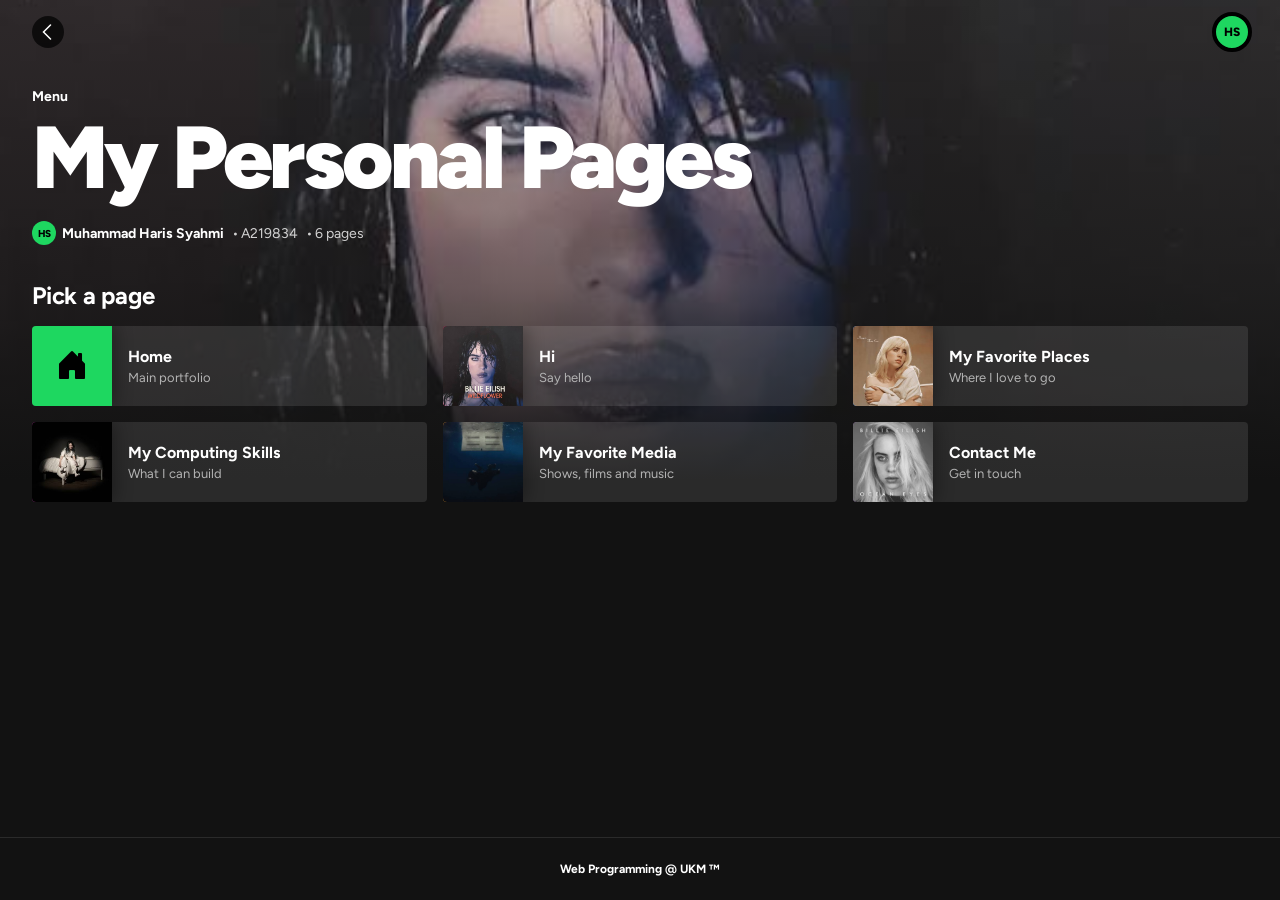
<file: lab-1/index.html>
<!--
Matric Number: A219834
Name: Muhammad Haris Syahmi bin Nasurudin
-->
<!DOCTYPE html>
<html lang="en">
<head>
    <meta charset="utf-8">
    <meta name="viewport" content="width=device-width, initial-scale=1">
    <meta name="theme-color" content="#121212">
    <title>Menu | My Personal Pages</title>

    <!-- Bootstrap Icons -->
    <link href="https://cdn.jsdelivr.net/npm/bootstrap-icons@1.11.3/font/bootstrap-icons.min.css" rel="stylesheet">
    <!-- Figtree: free font closest to Spotify's Circular -->
    <link rel="preconnect" href="https://fonts.googleapis.com">
    <link rel="preconnect" href="https://fonts.gstatic.com" crossorigin>
    <link href="https://fonts.googleapis.com/css2?family=Figtree:wght@400;500;600;700;800;900&display=swap" rel="stylesheet">

    <style>
        :root {
            --green: #1ed760;
            --green-hover: #3be477;
            --panel: #121212;
            --subdued: #b3b3b3;
            /* >>> YOUR PICTURE: put the file in the same folder as menu.html.
                   Change the file name here if yours is different. <<< */
            --banner: url("banner.jpg");
            --font: "Circular Std", "Spotify Mix", "Figtree", "Helvetica Neue", Arial, sans-serif;
        }

        * { box-sizing: border-box; margin: 0; padding: 0; }

        html { background: var(--panel); scroll-behavior: smooth; }

        body {
            position: relative;
            min-height: 100vh;
            display: flex;
            flex-direction: column;
            background: var(--panel);
            color: #fff;
            font-family: var(--font);
            -webkit-font-smoothing: antialiased;
            overflow-x: hidden;
        }

        /* Picture at the top. Falls back to the green gradient if the file is missing. */
        .banner {
            position: absolute;
            top: 0;
            left: 0;
            right: 0;
            height: 480px;
            z-index: 0;
            pointer-events: none;
            overflow: hidden;
        }
        /* Two stacked layers that crossfade when the picture changes.
           Each layer = dark fade + picture + coloured gradient fallback. */
        .banner-layer {
            position: absolute;
            inset: 0;
            opacity: 0;
            transition: opacity .7s ease;
            background:
                linear-gradient(180deg, rgba(18,18,18,.15) 0%, rgba(18,18,18,.55) 60%, #121212 100%),
                var(--banner, none) center / cover no-repeat,
                linear-gradient(180deg, color-mix(in srgb, var(--tint, #1ed760) 45%, #121212) 0, #121212 100%);
        }
        .banner-layer.on { opacity: 1; }

        .header, main, #footer { position: relative; z-index: 1; }

        a { color: inherit; text-decoration: none; }
        svg { display: block; fill: currentColor; }
        :focus-visible { outline: 2px solid #fff; outline-offset: 2px; }

        ::-webkit-scrollbar { width: 12px; }
        ::-webkit-scrollbar-thumb {
            background: rgba(255,255,255,.3);
            border-radius: 6px;
            border: 3px solid transparent;
            background-clip: padding-box;
        }

        /* ---------- TOP BAR ---------- */

        .topbar {
            position: sticky;
            top: 0;
            z-index: 10;
            display: flex;
            align-items: center;
            justify-content: space-between;
            gap: 12px;
            padding: 16px 32px;
            transition: background .25s;
        }
        .topbar.solid { background: rgba(18, 18, 18, .92); backdrop-filter: blur(8px); -webkit-backdrop-filter: blur(8px); }

        .history { display: flex; gap: 8px; }

        .round-btn {
            width: 32px;
            height: 32px;
            border-radius: 50%;
            border: none;
            background: rgba(0, 0, 0, .7);
            color: #fff;
            display: grid;
            place-items: center;
            cursor: pointer;
            transition: transform .1s, background .2s;
        }
        .round-btn:hover { transform: scale(1.06); background: rgba(0, 0, 0, .9); }
        .round-btn svg { width: 16px; height: 16px; }
        .round-btn[aria-disabled="true"] { opacity: .5; pointer-events: none; }

        .avatar {
            width: 32px;
            height: 32px;
            border-radius: 50%;
            border: 4px solid #000;
            background: var(--green);
            color: #000;
            font-size: 12px;
            font-weight: 800;
            display: grid;
            place-items: center;
            box-sizing: content-box;
            margin: -4px;
        }

        /* ---------- HEADER ---------- */

        .header { padding: 24px 32px 28px; }

        .header .kind { font-size: 14px; font-weight: 700; margin-bottom: 8px; }

        .header h1 {
            font-size: clamp(36px, 7vw, 88px);
            font-weight: 900;
            line-height: 1;
            letter-spacing: -.04em;
            overflow-wrap: anywhere;
            margin-bottom: 20px;
        }

        .header .meta {
            display: flex;
            flex-wrap: wrap;
            align-items: center;
            gap: 6px;
            font-size: 14px;
            color: #ffffffcc;
        }
        .header .meta strong { color: #fff; font-weight: 700; }
        .header .meta .mini {
            width: 24px;
            height: 24px;
            border-radius: 50%;
            background: var(--green);
            color: #000;
            font-size: 10px;
            font-weight: 800;
            display: grid;
            place-items: center;
        }
        .dot::before { content: "•"; margin: 0 2px; }

        /* ---------- CONTENT ---------- */

        main { flex: 1; padding: 8px 32px 40px; }

        .section-title {
            font-size: 24px;
            font-weight: 700;
            letter-spacing: -.01em;
            margin-bottom: 16px;
        }

        /* quick-access tiles, like Spotify's home shortcuts */
        .menu-grid {
            display: grid;
            grid-template-columns: repeat(3, minmax(0, 1fr));   /* 3 boxes per row */
            gap: 16px;
        }

        .tile {
            position: relative;
            display: flex;
            align-items: center;
            gap: 16px;
            height: 80px;
            border-radius: 4px;
            background: rgba(255, 255, 255, .1);
            overflow: hidden;
            transition: background .3s;
            user-select: none;
        }
        .tile:hover, .tile:focus-visible { background: rgba(255, 255, 255, .2); }

        .tile-art {
            position: relative;
            width: 80px;
            height: 80px;
            flex-shrink: 0;
            display: grid;
            place-items: center;
            font-size: 32px;
            color: #fff;
            box-shadow: 4px 0 16px rgba(0, 0, 0, .3);
            overflow: hidden;
        }

        .tile-art img {
            position: absolute;
            inset: 0;
            width: 100%;
            height: 100%;
            object-fit: cover;
        }

        .tile-text { min-width: 0; padding-right: 72px; }
        .tile-title {
            font-size: 16px;
            font-weight: 700;
            line-height: 1.25;
            display: -webkit-box;
            -webkit-line-clamp: 2;
            -webkit-box-orient: vertical;
            overflow: hidden;
        }
        .tile-sub {
            font-size: 13px;
            color: var(--subdued);
            margin-top: 2px;
            white-space: nowrap;
            overflow: hidden;
            text-overflow: ellipsis;
        }

        .tile-play {
            position: absolute;
            right: 16px;
            top: 50%;
            width: 48px;
            height: 48px;
            border-radius: 50%;
            background: var(--green);
            color: #000;
            display: grid;
            place-items: center;
            box-shadow: 0 8px 8px rgba(0, 0, 0, .3);
            opacity: 0;
            transform: translateY(-30%);
            transition: opacity .3s, transform .3s, background .2s;
        }
        .tile-play svg { width: 24px; height: 24px; }
        .tile:hover .tile-play, .tile:focus-visible .tile-play {
            opacity: 1;
            transform: translateY(-50%);
        }
        .tile-play:hover { background: var(--green-hover); }


        /* ---------- PAGE VIEWER (opens under the box) ---------- */

        .tile.active { background: rgba(255, 255, 255, .2); }
        .tile.active .tile-title { color: var(--green); }
        .tile.active .tile-play { opacity: 1; transform: translateY(-50%); }

        .viewer {
            grid-column: 1 / -1;
            margin: 4px 0 8px;
            background: #181818;
            border: 1px solid #ffffff1a;
            border-radius: 8px;
            overflow: hidden;
            scroll-margin-top: 72px;
        }
        .viewer[hidden] { display: none; }

        .viewer-head {
            display: flex;
            align-items: center;
            justify-content: space-between;
            gap: 12px;
            padding: 12px 16px;
            background: #ffffff0d;
            border-bottom: 1px solid #ffffff1a;
        }
        .viewer-title { display: flex; align-items: center; gap: 12px; min-width: 0; }
        .viewer-art {
            position: relative;
            width: 40px;
            height: 40px;
            flex-shrink: 0;
            border-radius: 4px;
            display: grid;
            place-items: center;
            font-size: 18px;
            color: #fff;
            overflow: hidden;
        }
        .viewer-art img {
            position: absolute;
            inset: 0;
            width: 100%;
            height: 100%;
            object-fit: cover;
        }
        .viewer-kind { font-size: 11px; font-weight: 700; color: var(--subdued); text-transform: uppercase; letter-spacing: .08em; }
        .viewer-title h3 { font-size: 18px; font-weight: 800; white-space: nowrap; overflow: hidden; text-overflow: ellipsis; }

        .viewer-actions { display: flex; align-items: center; gap: 12px; flex-shrink: 0; }
        .viewer-open {
            display: inline-flex;
            align-items: center;
            gap: 8px;
            padding: 7px 16px;
            border: 1px solid #727272;
            border-radius: 999px;
            font-size: 13px;
            font-weight: 700;
            white-space: nowrap;
            transition: border-color .2s, transform .1s;
        }
        .viewer-open:hover { border-color: #fff; transform: scale(1.03); }
        .viewer .round-btn { background: #ffffff1a; }
        .viewer .round-btn i { font-size: 14px; }

        .viewer-body { position: relative; background: #121212; }
        .viewer-body iframe {
            display: block;
            width: 100%;
            height: 640px;
            border: 0;
            background: #121212;
        }
        .viewer-loading {
            position: absolute;
            inset: 0;
            display: grid;
            place-items: center;
            color: var(--subdued);
            font-size: 14px;
            font-weight: 600;
            pointer-events: none;
        }
        .viewer-loading.done { display: none; }

        @media (max-width: 640px) {
            .viewer-open span, .viewer-open { padding: 7px 12px; font-size: 12px; }
            .viewer-body iframe { height: 520px; }
        }

        /* ---------- FOOTER ---------- */

        #footer {
            padding: 24px 32px;
            border-top: 1px solid #ffffff1a;
            color: var(--subdued);
            font-size: 12px;
            text-align: center;
        }
        #footnote { font-weight: 700; color: #fff; }

        /* ---------- RESPONSIVE ---------- */

        @media (max-width: 900px) {
            .menu-grid { grid-template-columns: repeat(2, minmax(0, 1fr)); }
        }

        @media (max-width: 640px) {
            .topbar { padding: 12px 16px; }
            .header { padding: 12px 16px 20px; }
            main { padding: 8px 16px 32px; }
            .menu-grid { grid-template-columns: 1fr; gap: 8px; }
            .tile-play { opacity: 1; transform: translateY(-50%); width: 40px; height: 40px; }
            #footer { padding: 20px 16px; }
        }

        @media (prefers-reduced-motion: reduce) {
            * { transition: none !important; scroll-behavior: auto !important; }
        }
    </style>
</head>
<body>

    <!-- Banner picture (set in --banner above) -->
    <div class="banner" aria-hidden="true">
        <div class="banner-layer on" id="bannerA"></div>
        <div class="banner-layer" id="bannerB"></div>
    </div>

    <!-- Top bar -->
    <div class="topbar" id="topbar">
        <div class="history">
            <!-- Back button navigating directly to menu.html in the root www directory -->
            <button type="button" class="round-btn" id="back-btn" aria-label="Go back to Menu" title="Go to menu.html">
                <svg viewBox="0 0 16 16"><path d="M11.03.47a.75.75 0 0 1 0 1.06L4.56 8l6.47 6.47a.75.75 0 1 1-1.06 1.06L2.44 8 9.97.47a.75.75 0 0 1 1.06 0z"/></svg>
            </button>
        </div>
        <span class="avatar" aria-hidden="true">HS</span>
    </div>

    <!-- Header -->
    <header class="header" id="header">
        <p class="kind">Menu</p>
        <h1 id="title">My Personal Pages</h1>
        <div class="meta">
            <span class="mini">HS</span>
            <strong>Muhammad Haris Syahmi</strong>
            <span class="dot">A219834</span>
            <span class="dot">6 pages</span>
        </div>
    </header>

    <!-- Main menu -->
    <main id="content">
        <h2 class="section-title">Pick a page</h2>

        <div class="menu-grid">
            <!-- Home tile pointing to menu.html in the root www folder (no song) -->
            <a href="http://lrgs.ftsm.ukm.my/users/a219834/menu.html" class="tile nav-link-item">
                <span class="tile-art" style="background:#1ed760;color:#000"><i class="bi bi-house-door-fill"></i></span>
                <span class="tile-text">
                    <span class="tile-title">Home</span>
                    <span class="tile-sub">Main portfolio</span>
                </span>
                <span class="tile-play" aria-hidden="true"><svg viewBox="0 0 16 16"><path d="M3 1.713a.7.7 0 0 1 1.05-.607l10.89 6.288a.7.7 0 0 1 0 1.212L4.05 14.894A.7.7 0 0 1 3 14.288V1.713z"/></svg></span>
            </a>

            <!-- Hi  (data-song must match a key in AUDIO_MAP in index.html) -->
            <a href="hi.html" class="tile embed-tile" data-song="hi" data-title="Hi" aria-expanded="false" aria-controls="viewer">
                <span class="tile-art" style="background:#e8115b">
                    <img src="images3.jpeg" alt="Hi" onerror="this.remove()">
                    <i class="bi bi-emoji-smile-fill"></i>
                </span>
                <span class="tile-text">
                    <span class="tile-title">Hi</span>
                    <span class="tile-sub">Say hello</span>
                </span>
                <span class="tile-play" aria-hidden="true"><svg viewBox="0 0 16 16"><path d="M3 1.713a.7.7 0 0 1 1.05-.607l10.89 6.288a.7.7 0 0 1 0 1.212L4.05 14.894A.7.7 0 0 1 3 14.288V1.713z"/></svg></span>
            </a>

            <!-- Favorite Places -->
            <a href="places.html" class="tile embed-tile" data-song="places" data-title="My Favorite Places" aria-expanded="false" aria-controls="viewer">
                <span class="tile-art" style="background:#509bf5">
                    <img src="images2.jpeg" alt="My Favorite Places" onerror="this.remove()">
                    <i class="bi bi-geo-alt-fill"></i>
                </span>
                <span class="tile-text">
                    <span class="tile-title">My Favorite Places</span>
                    <span class="tile-sub">Where I love to go</span>
                </span>
                <span class="tile-play" aria-hidden="true"><svg viewBox="0 0 16 16"><path d="M3 1.713a.7.7 0 0 1 1.05-.607l10.89 6.288a.7.7 0 0 1 0 1.212L4.05 14.894A.7.7 0 0 1 3 14.288V1.713z"/></svg></span>
            </a>

            <!-- Computing Skills -->
            <a href="skills.html" class="tile embed-tile" data-song="skills" data-title="My Computing Skills" aria-expanded="false" aria-controls="viewer">
                <span class="tile-art" style="background:#af2896">
                    <img src="images4.jpeg" alt="My Computing Skills" onerror="this.remove()">
                    <i class="bi bi-code-slash"></i>
                </span>
                <span class="tile-text">
                    <span class="tile-title">My Computing Skills</span>
                    <span class="tile-sub">What I can build</span>
                </span>
                <span class="tile-play" aria-hidden="true"><svg viewBox="0 0 16 16"><path d="M3 1.713a.7.7 0 0 1 1.05-.607l10.89 6.288a.7.7 0 0 1 0 1.212L4.05 14.894A.7.7 0 0 1 3 14.288V1.713z"/></svg></span>
            </a>

            <!-- Favorite Media -->
            <a href="media.html" class="tile embed-tile" data-song="media" data-title="My Favorite Media" aria-expanded="false" aria-controls="viewer">
                <span class="tile-art" style="background:#f59b23;color:#000">
                    <img src="images5.jpeg" alt="My Favorite Media" onerror="this.remove()">
                    <i class="bi bi-film"></i>
                </span>
                <span class="tile-text">
                    <span class="tile-title">My Favorite Media</span>
                    <span class="tile-sub">Shows, films and music</span>
                </span>
                <span class="tile-play" aria-hidden="true"><svg viewBox="0 0 16 16"><path d="M3 1.713a.7.7 0 0 1 1.05-.607l10.89 6.288a.7.7 0 0 1 0 1.212L4.05 14.894A.7.7 0 0 1 3 14.288V1.713z"/></svg></span>
            </a>

            <!-- Contact Me -->
            <a href="contact.html" class="tile embed-tile" data-song="contact" data-title="Contact Me" aria-expanded="false" aria-controls="viewer">
                <span class="tile-art" style="background:#8d67ab">
                    <img src="images6.jpeg" alt="Contact Me" onerror="this.remove()">
                    <i class="bi bi-envelope-fill"></i>
                </span>
                <span class="tile-text">
                    <span class="tile-title">Contact Me</span>
                    <span class="tile-sub">Get in touch</span>
                </span>
                <span class="tile-play" aria-hidden="true"><svg viewBox="0 0 16 16"><path d="M3 1.713a.7.7 0 0 1 1.05-.607l10.89 6.288a.7.7 0 0 1 0 1.212L4.05 14.894A.7.7 0 0 1 3 14.288V1.713z"/></svg></span>
            </a>

            <!-- Page viewer: moved directly under the row of the box you click -->
            <section class="viewer" id="viewer" hidden aria-live="polite">
                <div class="viewer-head">
                    <div class="viewer-title">
                        <span class="viewer-art" id="viewerArt" aria-hidden="true"></span>
                        <div>
                            <p class="viewer-kind">Now showing</p>
                            <h3 id="viewerTitle"></h3>
                        </div>
                    </div>
                    <div class="viewer-actions">
                        <a id="viewerOpen" class="viewer-open" href="#" target="_blank" rel="noopener">
                            Open full page <i class="bi bi-box-arrow-up-right"></i>
                        </a>
                        <button type="button" class="round-btn" id="viewerClose" aria-label="Close page" title="Close">
                            <i class="bi bi-x-lg"></i>
                        </button>
                    </div>
                </div>
                <div class="viewer-body">
                    <div class="viewer-loading" id="viewerLoading">Loading…</div>
                    <iframe id="viewerFrame" title="Selected page"></iframe>
                </div>
            </section>
        </div>
    </main>

    <!-- Footer -->
    <div id="footer">
        <span id="footnote">Web Programming &#64; UKM &trade;</span>
    </div>

    <script>
        const backBtn = document.getElementById('back-btn');

        // Menu tiles direct navigation (Home)
        document.querySelectorAll('.nav-link-item').forEach(link => {
            link.addEventListener('click', (e) => {
                const url = link.getAttribute('href');
                if (!url || url === '#') return;
                e.preventDefault();
                window.location.href = url;
            });
        });

        // Back arrow: Navigates directly to menu.html in the main www root directory
        backBtn.addEventListener('click', () => {
            window.location.href = 'http://lrgs.ftsm.ukm.my/users/a219834/menu.html';
        });

        // Keyboard: Alt + Left
        document.addEventListener('keydown', (e) => {
            if (!e.altKey) return;
            if (e.key === 'ArrowLeft') { e.preventDefault(); backBtn.click(); }
        });

        // ---------- Open a page under the box that was clicked ----------
        const grid        = document.querySelector('.menu-grid');
        const viewer      = document.getElementById('viewer');
        const viewerFrame = document.getElementById('viewerFrame');
        const viewerLoad  = document.getElementById('viewerLoading');
        const viewerTitle = document.getElementById('viewerTitle');
        const viewerArt   = document.getElementById('viewerArt');
        const viewerOpen  = document.getElementById('viewerOpen');
        const embedTiles  = Array.from(document.querySelectorAll('.embed-tile'));
        const allTiles    = Array.from(document.querySelectorAll('.tile'));
        let activeTile = null;

        // Put the viewer right after the last box of the clicked box's row
        function placeViewer(tile) {
            const cols = getComputedStyle(grid).gridTemplateColumns.split(' ').length;
            const i = allTiles.indexOf(tile);
            const lastInRow = Math.min((Math.floor(i / cols) + 1) * cols, allTiles.length) - 1;
            allTiles[lastInRow].after(viewer);
        }

        function openPageUnder(tile) {
            activeTile = tile;
            setBanner(tile);
            const url = tile.getAttribute('href');

            allTiles.forEach(t => {
                t.classList.toggle('active', t === tile);
                if (t.classList.contains('embed-tile')) t.setAttribute('aria-expanded', t === tile);
            });

            // copy the box's colour + picture/icon into the viewer header
            const art = tile.querySelector('.tile-art');
            viewerArt.style.background = art.style.background;
            viewerArt.style.color = art.style.color || '#fff';
            viewerArt.innerHTML = art.innerHTML;
            viewerTitle.textContent = tile.dataset.title;
            viewerOpen.href = url;
            viewerFrame.title = tile.dataset.title;

            viewerLoad.classList.remove('done');
            viewerFrame.style.height = '';
            viewerFrame.src = url;

            placeViewer(tile);
            viewer.hidden = false;
            setTimeout(() => viewer.scrollIntoView({ behavior: 'smooth', block: 'start' }), 50);
        }

        function closeViewer() {
            viewer.hidden = true;
            setBanner(null);
            viewerFrame.src = 'about:blank';
            allTiles.forEach(t => {
                t.classList.remove('active');
                if (t.classList.contains('embed-tile')) t.setAttribute('aria-expanded', 'false');
            });
            if (activeTile) activeTile.focus({ preventScroll: true });
            activeTile = null;
        }

        embedTiles.forEach(tile => {
            tile.addEventListener('click', (e) => {
                e.preventDefault();
                if (activeTile === tile && !viewer.hidden) {
                    closeViewer();                 // closing a page leaves the music playing
                } else {
                    openPageUnder(tile);
                    playSong(tile);                // opening a page starts its song
                }
            });
        });

        document.getElementById('viewerClose').addEventListener('click', closeViewer);
        document.addEventListener('keydown', (e) => {
            if (e.key === 'Escape' && !viewer.hidden) closeViewer();
        });

        // When the page has loaded: hide "Loading…" and grow the frame if the page is taller
        viewerFrame.addEventListener('load', () => {
            if (viewerFrame.src === 'about:blank' || viewer.hidden) return;
            viewerLoad.classList.add('done');
            try {
                const d = viewerFrame.contentDocument;
                const h = Math.max(d.documentElement.scrollHeight, d.body.scrollHeight);
                if (h > 640) viewerFrame.style.height = Math.min(h, 1600) + 'px';
            } catch (_) { /* different origin: keep the default height */ }
        });

        // Keep the viewer under the right row when the screen size changes
        window.addEventListener('resize', () => {
            if (activeTile && !viewer.hidden) placeViewer(activeTile);
        });

        // Top bar turns solid once you scroll
        const topbar = document.getElementById('topbar');
        window.addEventListener('scroll', () => {
            topbar.classList.toggle('solid', window.scrollY > 120);
        }, { passive: true });

        /* ---------- Background picture follows the clicked box ----------
           Uses the box's own picture. To use a different picture for a box,
           add data-banner="otherpicture.jpg" to that box's <a> tag. */

        const bannerLayers = [document.getElementById('bannerA'), document.getElementById('bannerB')];
        let bannerFront = 0;
        let bannerTile = null;

        function setBanner(tile) {
            if (tile === bannerTile) return;
            bannerTile = tile;

            const next = bannerLayers[1 - bannerFront];
            const prev = bannerLayers[bannerFront];

            if (tile) {
                const art = tile.querySelector('.tile-art');
                const img = art.querySelector('img');
                const src = tile.dataset.banner || (img ? img.src : '');
                next.style.setProperty('--banner', src ? 'url("' + src + '")' : 'none');
                next.style.setProperty('--tint', art.style.background);
            } else {                                   // back to the default banner.jpg
                next.style.removeProperty('--banner');
                next.style.removeProperty('--tint');
            }

            next.classList.add('on');
            prev.classList.remove('on');
            bannerFront = 1 - bannerFront;
        }

        /* ---------- Music: talk to the player in index.html ----------
           Every tile with a data-song attribute (all except Home) plays the
           song with the same key in AUDIO_MAP (index.html). */

        function initials(text) {
            return text.split(/\s+/).map(w => w[0]).join('').slice(0, 3).toUpperCase();
        }

        function sendCatalog() {
            if (window.parent === window) return;      // opened on its own, no player to talk to
            const queue = embedTiles.filter(t => t.dataset.song).map(t => {
                const art = t.querySelector('.tile-art');
                const img = art.querySelector('img');
                return {
                    key:   t.dataset.song,
                    title: t.dataset.title,
                    sub:   'Haris Syahmi · Portfolio',
                    kind:  'page',
                    color: art.style.background,
                    badge: initials(t.dataset.title),
                    img:   img ? img.src : ''
                };
            });
            window.parent.postMessage({ type: 'catalog', queue: queue }, '*');
        }

        function playSong(tile) {
            if (window.parent === window || !tile.dataset.song) return;
            window.parent.postMessage({ type: 'start', key: tile.dataset.song }, '*');
        }

        window.addEventListener('message', (e) => {
            if (e.source !== window.parent) return;
            if (e.data && e.data.type === 'hello') sendCatalog();
        });
        sendCatalog();
    </script>
</body>
</html>
</file>
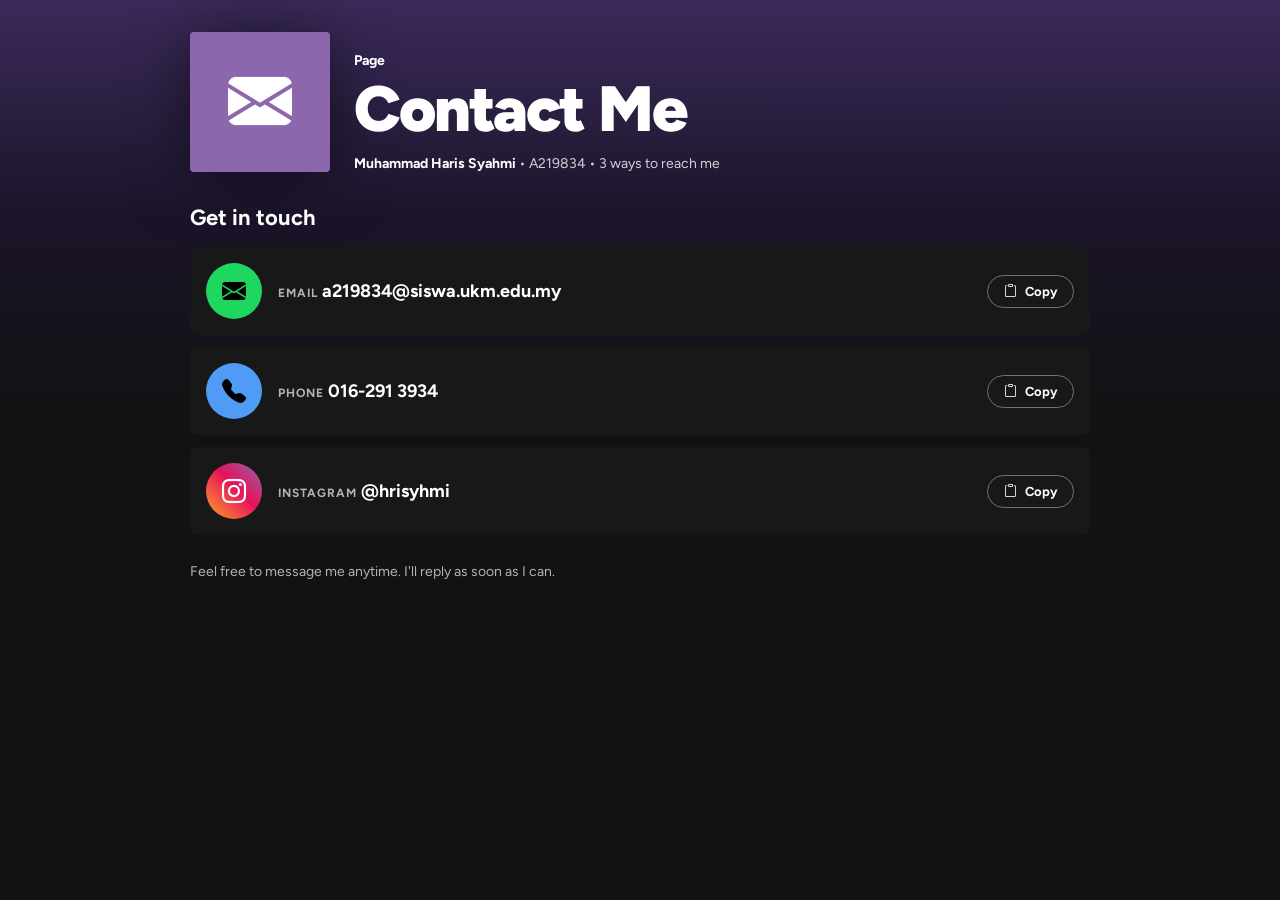
<file: lab-1/contact.html>
<!--
Matric Number: A219834
Name: Muhammad Haris Syahmi bin Nasurudin
-->
<!DOCTYPE html>
<html lang="en">
<head>
    <meta charset="utf-8">
    <meta name="viewport" content="width=device-width, initial-scale=1">
    <title>Contact Me</title>

    <!-- Bootstrap Icons -->
    <link href="https://cdn.jsdelivr.net/npm/bootstrap-icons@1.11.3/font/bootstrap-icons.min.css" rel="stylesheet">
    <!-- Figtree: free font closest to Spotify's Circular -->
    <link rel="preconnect" href="https://fonts.googleapis.com">
    <link rel="preconnect" href="https://fonts.gstatic.com" crossorigin>
    <link href="https://fonts.googleapis.com/css2?family=Figtree:wght@400;500;600;700;800;900&display=swap" rel="stylesheet">

    <style>
        :root {
            --green: #1ed760;
            --green-hover: #3be477;
            --panel: #121212;
            --card: #181818;
            --card-hover: #282828;
            --subdued: #b3b3b3;
            --font: "Circular Std", "Spotify Mix", "Figtree", "Helvetica Neue", Arial, sans-serif;
        }

        * { box-sizing: border-box; margin: 0; padding: 0; }

        body {
            min-height: 100vh;
            background: linear-gradient(180deg, #3b2a5a 0, #1b1429 220px, var(--panel) 420px);
            background-color: var(--panel);
            color: #fff;
            font-family: var(--font);
            -webkit-font-smoothing: antialiased;
            padding: 32px;
        }

        a { color: inherit; text-decoration: none; }
        :focus-visible { outline: 2px solid #fff; outline-offset: 2px; }

        .wrap { max-width: 900px; margin: 0 auto; }

        /* ---------- HEADER ---------- */

        .head { display: flex; align-items: flex-end; gap: 24px; margin-bottom: 32px; }

        .cover {
            width: 140px;
            height: 140px;
            flex-shrink: 0;
            border-radius: 4px;
            background: #8d67ab;
            display: grid;
            place-items: center;
            font-size: 64px;
            box-shadow: 0 4px 60px rgba(0, 0, 0, .5);
        }

        .head .kind { font-size: 14px; font-weight: 700; margin-bottom: 8px; }
        .head h1 {
            font-size: clamp(32px, 6vw, 64px);
            font-weight: 900;
            line-height: 1;
            letter-spacing: -.03em;
            margin-bottom: 14px;
        }
        .head .meta { font-size: 14px; color: #ffffffcc; }
        .head .meta strong { color: #fff; font-weight: 700; }

        /* ---------- CONTACT CARDS ---------- */

        .section-title { font-size: 22px; font-weight: 700; margin-bottom: 16px; }

        .cards { display: grid; gap: 12px; }

        .card {
            display: flex;
            align-items: center;
            gap: 16px;
            padding: 16px;
            background: var(--card);
            border-radius: 8px;
            transition: background .25s;
        }
        .card:hover { background: var(--card-hover); }

        .card-link {
            display: flex;
            align-items: center;
            gap: 16px;
            flex: 1;
            min-width: 0;
        }

        .icon {
            width: 56px;
            height: 56px;
            flex-shrink: 0;
            border-radius: 50%;
            display: grid;
            place-items: center;
            font-size: 24px;
            color: #000;
        }
        .icon.email { background: #1ed760; }
        .icon.phone { background: #509bf5; }
        .icon.insta { background: linear-gradient(45deg, #f9a825, #e8115b 55%, #8d67ab); color: #fff; }

        .info { min-width: 0; }
        .label { font-size: 12px; font-weight: 700; color: var(--subdued); text-transform: uppercase; letter-spacing: .08em; }
        .value { font-size: 18px; font-weight: 700; margin-top: 2px; overflow-wrap: anywhere; }
        .card:hover .value { color: var(--green); }

        .copy {
            flex-shrink: 0;
            display: inline-flex;
            align-items: center;
            gap: 8px;
            padding: 8px 16px;
            border: 1px solid #727272;
            border-radius: 999px;
            background: none;
            color: #fff;
            font-family: inherit;
            font-size: 13px;
            font-weight: 700;
            cursor: pointer;
            transition: border-color .2s, transform .1s;
        }
        .copy:hover { border-color: #fff; transform: scale(1.04); }

        .note { margin-top: 28px; color: var(--subdued); font-size: 14px; }

        /* ---------- TOAST ---------- */

        .toast {
            position: fixed;
            left: 50%;
            bottom: 24px;
            transform: translate(-50%, 12px);
            background: #2e77d0;
            color: #fff;
            font-size: 14px;
            font-weight: 700;
            padding: 12px 20px;
            border-radius: 8px;
            box-shadow: 0 8px 24px rgba(0, 0, 0, .5);
            opacity: 0;
            pointer-events: none;
            transition: opacity .2s, transform .2s;
        }
        .toast.show { opacity: 1; transform: translate(-50%, 0); }

        /* ---------- RESPONSIVE ---------- */

        @media (max-width: 640px) {
            body { padding: 20px 16px; }
            .head { flex-direction: column; align-items: flex-start; gap: 16px; }
            .cover { width: 100px; height: 100px; font-size: 44px; }
            .card { flex-wrap: wrap; }
            .copy { margin-left: 72px; }
        }

        @media (prefers-reduced-motion: reduce) {
            * { transition: none !important; }
        }
    </style>
</head>
<body>
    <div class="wrap">

        <header class="head">
            <div class="cover" aria-hidden="true"><i class="bi bi-envelope-fill"></i></div>
            <div>
                <p class="kind">Page</p>
                <h1>Contact Me</h1>
                <p class="meta"><strong>Muhammad Haris Syahmi</strong> • A219834 • 3 ways to reach me</p>
            </div>
        </header>

        <h2 class="section-title">Get in touch</h2>

        <section class="cards">

            <!-- Email -->
            <div class="card">
                <a class="card-link" href="mailto:a219834@siswa.ukm.edu.my" target="_blank" rel="noopener">
                    <span class="icon email"><i class="bi bi-envelope-fill"></i></span>
                    <span class="info">
                        <span class="label">Email</span>
                        <span class="value">a219834@siswa.ukm.edu.my</span>
                    </span>
                </a>
                <button type="button" class="copy" data-copy="a219834@siswa.ukm.edu.my">
                    <i class="bi bi-clipboard"></i> Copy
                </button>
            </div>

            <!-- Phone -->
            <div class="card">
                <a class="card-link" href="tel:+60162913934">
                    <span class="icon phone"><i class="bi bi-telephone-fill"></i></span>
                    <span class="info">
                        <span class="label">Phone</span>
                        <span class="value">016-291 3934</span>
                    </span>
                </a>
                <button type="button" class="copy" data-copy="016-291 3934">
                    <i class="bi bi-clipboard"></i> Copy
                </button>
            </div>

            <!-- Instagram -->
            <div class="card">
                <a class="card-link" href="https://www.instagram.com/hrisyhmi/" target="_blank" rel="noopener">
                    <span class="icon insta"><i class="bi bi-instagram"></i></span>
                    <span class="info">
                        <span class="label">Instagram</span>
                        <span class="value">@hrisyhmi</span>
                    </span>
                </a>
                <button type="button" class="copy" data-copy="@hrisyhmi">
                    <i class="bi bi-clipboard"></i> Copy
                </button>
            </div>

        </section>

        <p class="note">Feel free to message me anytime. I'll reply as soon as I can.</p>
    </div>

    <div class="toast" id="toast" role="status" aria-live="polite"></div>

    <script>
        const toast = document.getElementById('toast');
        let toastTimer = null;

        function showToast(text) {
            toast.textContent = text;
            toast.classList.add('show');
            clearTimeout(toastTimer);
            toastTimer = setTimeout(() => toast.classList.remove('show'), 2000);
        }

        // Works on https and on plain http (older fallback)
        function copyText(text) {
            if (navigator.clipboard && window.isSecureContext) {
                return navigator.clipboard.writeText(text);
            }
            return new Promise((resolve, reject) => {
                const ta = document.createElement('textarea');
                ta.value = text;
                ta.style.position = 'fixed';
                ta.style.opacity = '0';
                document.body.appendChild(ta);
                ta.select();
                try { document.execCommand('copy') ? resolve() : reject(); }
                catch (err) { reject(err); }
                document.body.removeChild(ta);
            });
        }

        document.querySelectorAll('.copy').forEach(btn => {
            btn.addEventListener('click', () => {
                copyText(btn.dataset.copy)
                    .then(() => showToast('Copied: ' + btn.dataset.copy))
                    .catch(() => showToast("Couldn't copy. Please copy it manually."));
            });
        });
    </script>
</body>
</html>
</file>
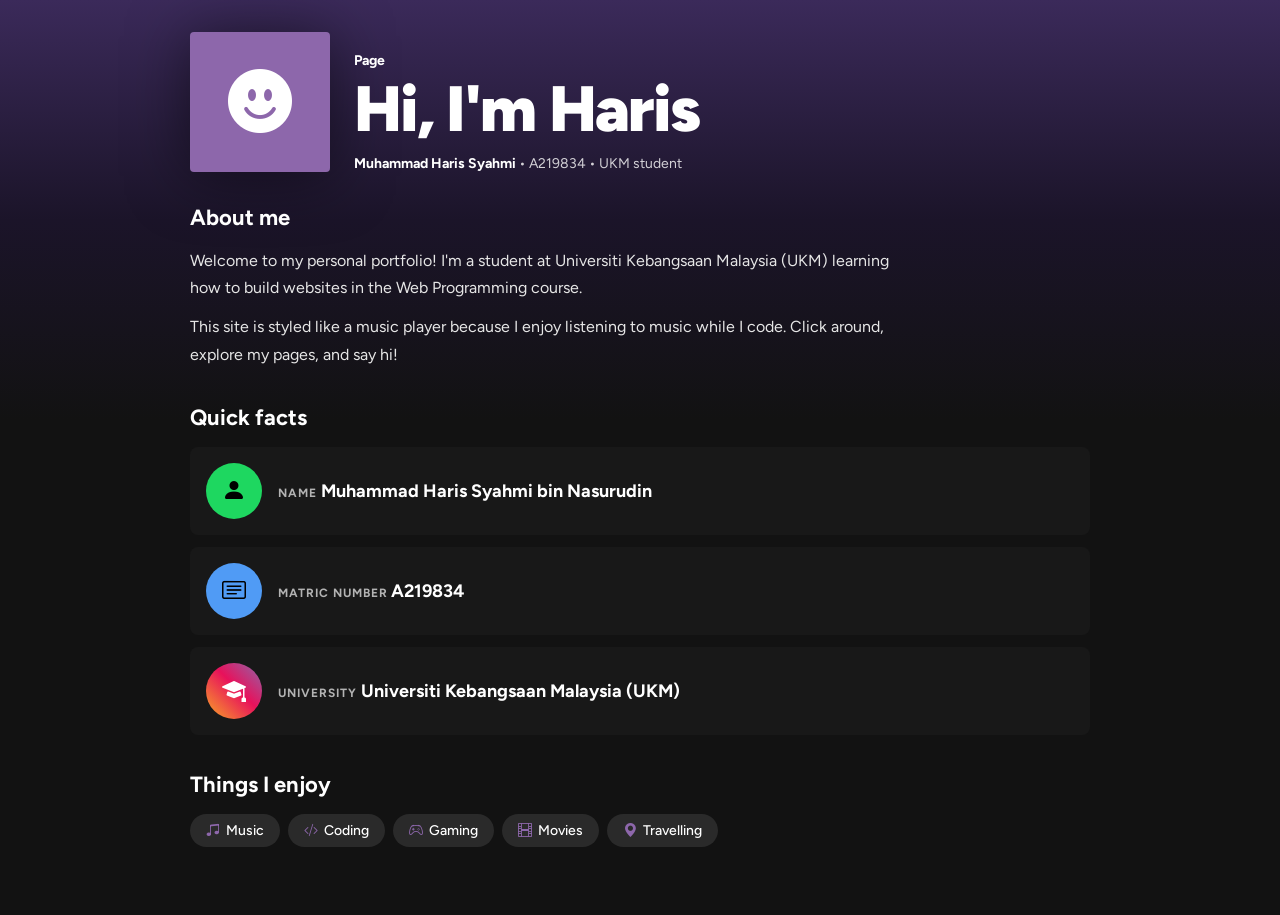
<file: lab-1/hi.html>
<!--
Matric Number: A219834
Name: Muhammad Haris Syahmi bin Nasurudin
-->
<!DOCTYPE html>
<html lang="en">
<head>
    <meta charset="utf-8">
    <meta name="viewport" content="width=device-width, initial-scale=1">
    <title>Hi</title>

    <link href="https://cdn.jsdelivr.net/npm/bootstrap-icons@1.11.3/font/bootstrap-icons.min.css" rel="stylesheet">
    <link rel="preconnect" href="https://fonts.googleapis.com">
    <link rel="preconnect" href="https://fonts.gstatic.com" crossorigin>
    <link href="https://fonts.googleapis.com/css2?family=Figtree:wght@400;500;600;700;800;900&display=swap" rel="stylesheet">
    <style>
        :root {
            --green: #1ed760;
            --panel: #121212;
            --card: #181818;
            --card-hover: #282828;
            --subdued: #b3b3b3;
            --accent: #8d67ab;   /* same purple as contact.html */
            --tint: #3b2a5a;     /* same purple as contact.html */
            --font: "Circular Std", "Spotify Mix", "Figtree", "Helvetica Neue", Arial, sans-serif;
        }

        * { box-sizing: border-box; margin: 0; padding: 0; }

        body {
            min-height: 100vh;
            background: linear-gradient(180deg, var(--tint) 0, #1b1429 220px, var(--panel) 420px);
            background-color: var(--panel);
            color: #fff;
            font-family: var(--font);
            -webkit-font-smoothing: antialiased;
            padding: 32px;
        }

        a { color: inherit; text-decoration: none; }
        :focus-visible { outline: 2px solid #fff; outline-offset: 2px; }

        .wrap { max-width: 900px; margin: 0 auto; }

        /* ---------- HEADER ---------- */

        .head { display: flex; align-items: flex-end; gap: 24px; margin-bottom: 32px; }

        .cover {
            width: 140px;
            height: 140px;
            flex-shrink: 0;
            border-radius: 4px;
            background: var(--accent);
            color: #fff;
            display: grid;
            place-items: center;
            font-size: 64px;
            box-shadow: 0 4px 60px rgba(0, 0, 0, .5);
        }

        .head .kind { font-size: 14px; font-weight: 700; margin-bottom: 8px; }
        .head h1 {
            font-size: clamp(32px, 6vw, 64px);
            font-weight: 900;
            line-height: 1;
            letter-spacing: -.03em;
            margin-bottom: 14px;
        }
        .head .meta { font-size: 14px; color: #ffffffcc; }
        .head .meta strong { color: #fff; font-weight: 700; }

        /* ---------- SECTIONS ---------- */

        .section { margin-bottom: 36px; }
        .section-title { font-size: 22px; font-weight: 700; margin-bottom: 16px; }

        .about p {
            font-size: 16px;
            line-height: 1.7;
            color: #e6e6e6;
            max-width: 70ch;
        }
        .about p + p { margin-top: 12px; }

        /* ---------- INFO CARDS (rows with icon) ---------- */

        .cards { display: grid; gap: 12px; }

        .card {
            display: flex;
            align-items: center;
            gap: 16px;
            padding: 16px;
            background: var(--card);
            border-radius: 8px;
            transition: background .25s;
        }
        .card:hover { background: var(--card-hover); }

        .icon {
            width: 56px;
            height: 56px;
            flex-shrink: 0;
            border-radius: 50%;
            background: var(--accent);
            color: #000;
            display: grid;
            place-items: center;
            font-size: 24px;
        }

        .icon.green { background: #1ed760; }
        .icon.blue  { background: #509bf5; }
        .icon.pink  { background: linear-gradient(45deg, #f9a825, #e8115b 55%, #8d67ab); color: #fff; }

        .info { min-width: 0; }
        .label { font-size: 12px; font-weight: 700; color: var(--subdued); text-transform: uppercase; letter-spacing: .08em; }
        .value { font-size: 18px; font-weight: 700; margin-top: 2px; overflow-wrap: anywhere; }

        /* ---------- TAGS ---------- */

        .tags { display: flex; flex-wrap: wrap; gap: 8px; }
        .tag {
            padding: 8px 16px;
            background: #ffffff1a;
            border-radius: 999px;
            font-size: 14px;
            font-weight: 500;
            transition: background .2s;
        }
        .tag:hover { background: #ffffff33; }
        .tag i { margin-right: 6px; color: var(--accent); }

        /* ---------- ITEM GRID (places) ---------- */

        .grid { display: grid; grid-template-columns: repeat(auto-fill, minmax(210px, 1fr)); gap: 16px; }

        .item {
            background: var(--card);
            border-radius: 8px;
            padding: 16px;
            transition: background .25s;
        }
        .item:hover { background: var(--card-hover); }

        .item-art {
            position: relative;
            aspect-ratio: 1;
            border-radius: 6px;
            background: var(--accent);
            color: #000;
            display: grid;
            place-items: center;
            font-size: 48px;
            margin-bottom: 16px;
            overflow: hidden;
            box-shadow: 0 8px 24px rgba(0, 0, 0, .5);
        }
        .item-art img {
            position: absolute;
            inset: 0;
            width: 100%;
            height: 100%;
            object-fit: cover;
        }
        .item-title { font-size: 16px; font-weight: 700; margin-bottom: 4px; }
        .item-sub { font-size: 14px; color: var(--subdued); line-height: 1.4; }

        /* ---------- SKILL BARS ---------- */

        .skills { display: grid; grid-template-columns: repeat(auto-fit, minmax(280px, 1fr)); gap: 20px 32px; }
        .skill-top { display: flex; justify-content: space-between; font-weight: 700; margin-bottom: 8px; }
        .skill-top span:last-child { color: var(--subdued); font-weight: 500; font-variant-numeric: tabular-nums; }
        .bar { height: 8px; background: #4d4d4d; border-radius: 4px; overflow: hidden; }
        .fill {
            height: 100%;
            width: var(--w);
            background: var(--green);
            border-radius: 4px;
            animation: grow .9s ease-out;
        }
        @keyframes grow { from { width: 0; } }

        /* ---------- TRACKLIST (media) ---------- */

        .tracks { display: grid; gap: 2px; }

        .track {
            display: grid;
            grid-template-columns: 32px 1fr auto;
            align-items: center;
            gap: 16px;
            padding: 8px 16px;
            border-radius: 4px;
            transition: background .2s;
        }
        .track:hover { background: #ffffff1a; }
        .track .num { color: var(--subdued); text-align: right; font-variant-numeric: tabular-nums; }
        .track:hover .num { color: var(--green); }

        .t-main { display: flex; align-items: center; gap: 12px; min-width: 0; }
        .t-art {
            width: 40px;
            height: 40px;
            flex-shrink: 0;
            border-radius: 4px;
            background: var(--accent);
            color: #000;
            display: grid;
            place-items: center;
            font-size: 18px;
        }
        .t-title { font-weight: 500; overflow: hidden; text-overflow: ellipsis; white-space: nowrap; }
        .t-sub { font-size: 14px; color: var(--subdued); overflow: hidden; text-overflow: ellipsis; white-space: nowrap; }
        .t-type { font-size: 13px; color: var(--subdued); }

        .note { margin-top: 8px; color: var(--subdued); font-size: 14px; }

        /* ---------- RESPONSIVE ---------- */

        @media (max-width: 640px) {
            body { padding: 20px 16px; }
            .head { flex-direction: column; align-items: flex-start; gap: 16px; }
            .cover { width: 100px; height: 100px; font-size: 44px; }
            .track { grid-template-columns: 24px 1fr; padding: 8px; gap: 12px; }
            .t-type { display: none; }
        }

        @media (prefers-reduced-motion: reduce) {
            * { transition: none !important; animation: none !important; }
        }
    </style>
</head>
<body>
    <div class="wrap">

        <header class="head">
            <div class="cover" aria-hidden="true"><i class="bi bi-emoji-smile-fill"></i></div>
            <div>
                <p class="kind">Page</p>
                <h1>Hi, I'm Haris</h1>
                <p class="meta"><strong>Muhammad Haris Syahmi</strong> • A219834 • UKM student</p>
            </div>
        </header>

        <!-- EDIT: write your own introduction here -->
        <section class="section about">
            <h2 class="section-title">About me</h2>
            <p>
                Welcome to my personal portfolio! I'm a student at Universiti Kebangsaan Malaysia (UKM)
                learning how to build websites in the Web Programming course.
            </p>
            <p>
                This site is styled like a music player because I enjoy listening to music while I code.
                Click around, explore my pages, and say hi!
            </p>
        </section>

        <!-- EDIT: change the details if needed -->
        <section class="section">
            <h2 class="section-title">Quick facts</h2>
            <div class="cards">
                <div class="card">
                    <span class="icon green"><i class="bi bi-person-fill"></i></span>
                    <span class="info">
                        <span class="label">Name</span>
                        <span class="value">Muhammad Haris Syahmi bin Nasurudin</span>
                    </span>
                </div>
                <div class="card">
                    <span class="icon blue"><i class="bi bi-card-text"></i></span>
                    <span class="info">
                        <span class="label">Matric number</span>
                        <span class="value">A219834</span>
                    </span>
                </div>
                <div class="card">
                    <span class="icon pink"><i class="bi bi-mortarboard-fill"></i></span>
                    <span class="info">
                        <span class="label">University</span>
                        <span class="value">Universiti Kebangsaan Malaysia (UKM)</span>
                    </span>
                </div>
            </div>
        </section>

        <!-- EDIT: add or remove your interests -->
        <section class="section">
            <h2 class="section-title">Things I enjoy</h2>
            <div class="tags">
                <span class="tag"><i class="bi bi-music-note-beamed"></i>Music</span>
                <span class="tag"><i class="bi bi-code-slash"></i>Coding</span>
                <span class="tag"><i class="bi bi-controller"></i>Gaming</span>
                <span class="tag"><i class="bi bi-film"></i>Movies</span>
                <span class="tag"><i class="bi bi-geo-alt-fill"></i>Travelling</span>
            </div>
        </section>

    </div>
</body>
</html>
</file>
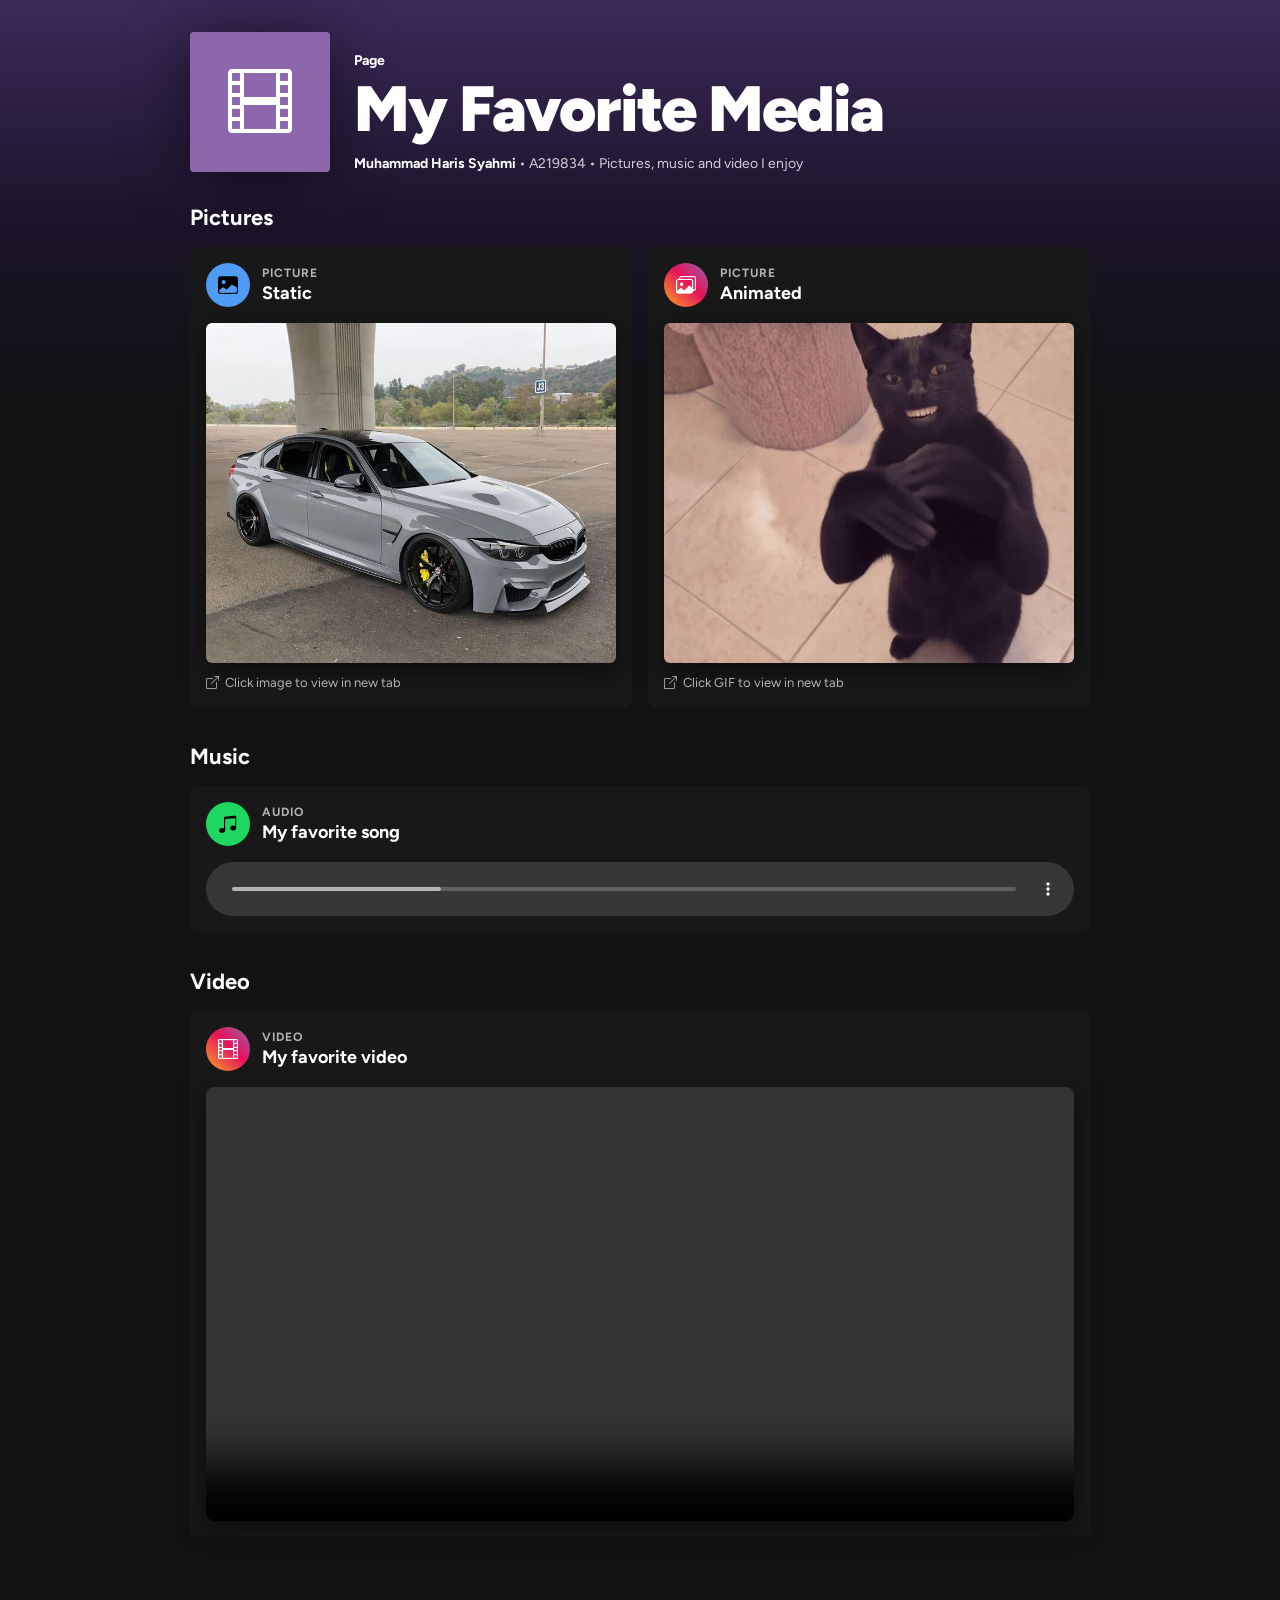
<file: lab-1/media.html>
<!--
Matric Number: A219834
Name: Muhammad Haris Syahmi bin Nasurudin
-->
<!DOCTYPE html>
<html lang="en">
<head>
    <meta charset="utf-8">
    <meta name="viewport" content="width=device-width, initial-scale=1">
    <title>My Favorite Media</title>

    <!-- Bootstrap Icons -->
    <link href="https://cdn.jsdelivr.net/npm/bootstrap-icons@1.11.3/font/bootstrap-icons.min.css" rel="stylesheet">
    <!-- Figtree: free font closest to Spotify's Circular -->
    <link rel="preconnect" href="https://fonts.googleapis.com">
    <link rel="preconnect" href="https://fonts.gstatic.com" crossorigin>
    <link href="https://fonts.googleapis.com/css2?family=Figtree:wght@400;500;600;700;800;900&display=swap" rel="stylesheet">

    <style>
        :root {
            --green: #1ed760;
            --panel: #121212;
            --card: #181818;
            --card-hover: #282828;
            --subdued: #b3b3b3;
            --font: "Circular Std", "Spotify Mix", "Figtree", "Helvetica Neue", Arial, sans-serif;
        }

        * { box-sizing: border-box; margin: 0; padding: 0; }

        html { color-scheme: dark; }

        body {
            min-height: 100vh;
            background: linear-gradient(180deg, #3b2a5a 0, #1b1429 220px, var(--panel) 420px);
            background-color: var(--panel);
            color: #fff;
            font-family: var(--font);
            -webkit-font-smoothing: antialiased;
            padding: 32px;
        }

        a { color: inherit; text-decoration: none; }
        :focus-visible { outline: 2px solid #fff; outline-offset: 2px; }

        .wrap { max-width: 900px; margin: 0 auto; }

        /* ---------- HEADER ---------- */

        .head { display: flex; align-items: flex-end; gap: 24px; margin-bottom: 32px; }

        .cover {
            width: 140px;
            height: 140px;
            flex-shrink: 0;
            border-radius: 4px;
            background: #8d67ab;
            color: #fff;
            display: grid;
            place-items: center;
            font-size: 64px;
            box-shadow: 0 4px 60px rgba(0, 0, 0, .5);
        }

        .head .kind { font-size: 14px; font-weight: 700; margin-bottom: 8px; }
        .head h1 {
            font-size: clamp(32px, 6vw, 64px);
            font-weight: 900;
            line-height: 1;
            letter-spacing: -.03em;
            margin-bottom: 14px;
        }
        .head .meta { font-size: 14px; color: #ffffffcc; }
        .head .meta strong { color: #fff; font-weight: 700; }

        /* ---------- SECTIONS ---------- */

        .section { margin-bottom: 36px; }
        .section-title { font-size: 22px; font-weight: 700; margin-bottom: 16px; }

        .grid { display: grid; grid-template-columns: repeat(auto-fit, minmax(260px, 1fr)); gap: 16px; }

        .media-card {
            background: var(--card);
            border-radius: 8px;
            padding: 16px;
            transition: background .25s;
            animation: cardIn .5s ease-out both;
        }
        .media-card:hover { background: var(--card-hover); }

        @keyframes cardIn {
            from { opacity: 0; transform: translateY(12px); }
            to   { opacity: 1; transform: translateY(0); }
        }

        .media-head { display: flex; align-items: center; gap: 12px; margin-bottom: 16px; }

        .icon {
            width: 44px;
            height: 44px;
            flex-shrink: 0;
            border-radius: 50%;
            display: grid;
            place-items: center;
            font-size: 20px;
            color: #000;
        }
        .icon.green { background: #1ed760; }
        .icon.blue  { background: #509bf5; }
        .icon.pink  { background: linear-gradient(45deg, #f9a825, #e8115b 55%, #8d67ab); color: #fff; }

        .label { font-size: 12px; font-weight: 700; color: var(--subdued); text-transform: uppercase; letter-spacing: .08em; }
        .value { font-size: 18px; font-weight: 700; margin-top: 2px; }

        /* ---------- MEDIA ELEMENTS ---------- */

        .media-img {
            display: block;
            width: 100%;
            max-height: 340px;
            object-fit: cover;
            border-radius: 6px;
            box-shadow: 0 8px 24px rgba(0, 0, 0, .5);
            transition: transform .3s ease, box-shadow .3s ease;
        }
        .media-img:hover { transform: scale(1.02); box-shadow: 0 12px 32px rgba(0, 0, 0, .7); }

        .caption {
            display: inline-flex;
            align-items: center;
            gap: 6px;
            margin-top: 12px;
            color: var(--subdued);
            font-size: 13px;
            transition: color .2s;
        }
        a:hover .caption, a:focus-visible .caption { color: var(--green); }

        audio { display: block; width: 100%; }

        video {
            display: block;
            width: 100%;
            border-radius: 8px;
            background: #000;
            box-shadow: 0 8px 24px rgba(0, 0, 0, .5);
        }

        /* ---------- RESPONSIVE ---------- */

        @media (max-width: 640px) {
            body { padding: 20px 16px; }
            .head { flex-direction: column; align-items: flex-start; gap: 16px; }
            .cover { width: 100px; height: 100px; font-size: 44px; }
        }

        @media (prefers-reduced-motion: reduce) {
            * { transition: none !important; animation: none !important; }
        }
    </style>
</head>
<body>
    <div class="wrap">

        <header class="head">
            <div class="cover" aria-hidden="true"><i class="bi bi-film"></i></div>
            <div>
                <p class="kind">Page</p>
                <h1>My Favorite Media</h1>
                <p class="meta"><strong>Muhammad Haris Syahmi</strong> • A219834 • Pictures, music and video I enjoy</p>
            </div>
        </header>

        <!-- Pictures -->
        <section class="section">
            <h2 class="section-title">Pictures</h2>
            <div class="grid">

                <div class="media-card">
                    <div class="media-head">
                        <span class="icon blue"><i class="bi bi-image-fill"></i></span>
                        <div>
                            <div class="label">Picture</div>
                            <div class="value">Static</div>
                        </div>
                    </div>
                    <a href="https://upload.wikimedia.org/wikipedia/commons/e/e0/North_Pole_ice_cover.jpg" target="_blank" rel="noopener">
                        <img src="fd0db569a20f0781ab04fffc9048c176.jpg" alt="Static Picture" class="media-img">
                        <span class="caption"><i class="bi bi-box-arrow-up-right"></i> Click image to view in new tab</span>
                    </a>
                </div>

                <div class="media-card">
                    <div class="media-head">
                        <span class="icon pink"><i class="bi bi-images"></i></span>
                        <div>
                            <div class="label">Picture</div>
                            <div class="value">Animated</div>
                        </div>
                    </div>
                    <a href="https://media.giphy.com/media/v1.Y2lkPTc5MGI3NjExeWZqb3J4ZDRicmtvZnEwbG4xbzFwM2o3YjBxdnBhZjY1OXN5bXJpbyZlcD12MV9pbnRlcm5hbF9naWZfYnlfaWQmY3Q9Zw/3o7TKsjLu9K1f8I6pW/giphy.gif" target="_blank" rel="noopener">
                        <img src="giphy.gif" alt="Animated GIF" class="media-img">
                        <span class="caption"><i class="bi bi-box-arrow-up-right"></i> Click GIF to view in new tab</span>
                    </a>
                </div>

            </div>
        </section>

        <!-- Music -->
        <section class="section">
            <h2 class="section-title">Music</h2>
            <div class="media-card">
                <div class="media-head">
                    <span class="icon green"><i class="bi bi-music-note-beamed"></i></span>
                    <div>
                        <div class="label">Audio</div>
                        <div class="value">My favorite song</div>
                    </div>
                </div>
                <audio controls>
                    <source src="song.mp3" type="audio/mpeg">
                    Your browser does not support the audio element.
                </audio>
            </div>
        </section>

        <!-- Video -->
        <section class="section">
            <h2 class="section-title">Video</h2>
            <div class="media-card">
                <div class="media-head">
                    <span class="icon pink"><i class="bi bi-film"></i></span>
                    <div>
                        <div class="label">Video</div>
                        <div class="value">My favorite video</div>
                    </div>
                </div>
                <video controls>
                    <source src="video.mp4" type="video/mp4">
                    Your browser does not support the video tag.
                </video>
            </div>
        </section>

    </div>
</body>
</html>
</file>
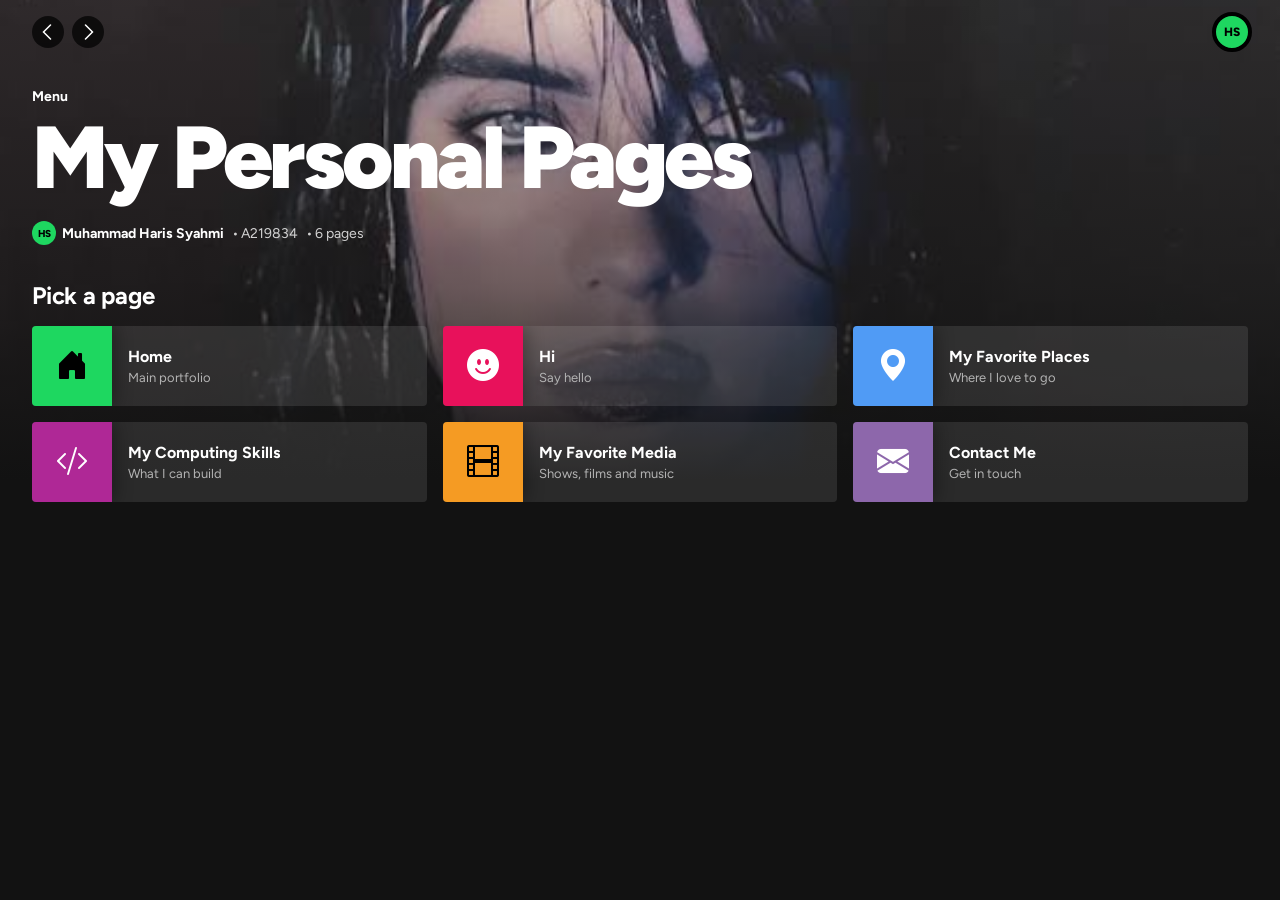
<file: lab-1/menu.html>
<!--
Matric Number: A219834
Name: Muhammad Haris Syahmi bin Nasurudin
-->
<!DOCTYPE html>
<html lang="en">
<head>
    <meta charset="utf-8">
    <meta name="viewport" content="width=device-width, initial-scale=1">
    <meta name="theme-color" content="#121212">
    <title>Menu | My Personal Pages</title>

    <!-- Bootstrap Icons -->
    <link href="https://cdn.jsdelivr.net/npm/bootstrap-icons@1.11.3/font/bootstrap-icons.min.css" rel="stylesheet">
    <!-- Figtree: free font closest to Spotify's Circular -->
    <link rel="preconnect" href="https://fonts.googleapis.com">
    <link rel="preconnect" href="https://fonts.gstatic.com" crossorigin>
    <link href="https://fonts.googleapis.com/css2?family=Figtree:wght@400;500;600;700;800;900&display=swap" rel="stylesheet">

    <style>
        :root {
            --green: #1ed760;
            --green-hover: #3be477;
            --panel: #121212;
            --subdued: #b3b3b3;
            /* >>> YOUR PICTURE: put the file in the same folder as menu.html.
                   Change the file name here if yours is different. <<< */
            --banner: url("banner.jpg");
            --font: "Circular Std", "Spotify Mix", "Figtree", "Helvetica Neue", Arial, sans-serif;
        }

        * { box-sizing: border-box; margin: 0; padding: 0; }

        html { background: var(--panel); scroll-behavior: smooth; }

        body {
            position: relative;
            min-height: 100vh;
            display: flex;
            flex-direction: column;
            background: var(--panel);
            color: #fff;
            font-family: var(--font);
            -webkit-font-smoothing: antialiased;
            overflow-x: hidden;
            opacity: 1;
            transition: opacity .3s ease-out;
        }

        /* Picture at the top. Falls back to the green gradient if the file is missing. */
        .banner {
            position: absolute;
            top: 0;
            left: 0;
            right: 0;
            height: 480px;
            z-index: 0;
            pointer-events: none;
            background:
                linear-gradient(180deg, rgba(18,18,18,.15) 0%, rgba(18,18,18,.55) 60%, #121212 100%),
                var(--banner) center / cover no-repeat,
                linear-gradient(180deg, #1f5c38 0, #153f27 55%, #121212 100%);
        }

        .header, main { position: relative; z-index: 1; }

        /* page exit fade (used when a link is clicked) */
        body.page-transitioning { opacity: 0; }

        a { color: inherit; text-decoration: none; }
        svg { display: block; fill: currentColor; }
        :focus-visible { outline: 2px solid #fff; outline-offset: 2px; }

        ::-webkit-scrollbar { width: 12px; }
        ::-webkit-scrollbar-thumb {
            background: rgba(255,255,255,.3);
            border-radius: 6px;
            border: 3px solid transparent;
            background-clip: padding-box;
        }

        /* ---------- TOP BAR ---------- */

        .topbar {
            position: sticky;
            top: 0;
            z-index: 10;
            display: flex;
            align-items: center;
            justify-content: space-between;
            gap: 12px;
            padding: 16px 32px;
            transition: background .25s;
        }
        .topbar.solid { background: rgba(18, 18, 18, .92); backdrop-filter: blur(8px); -webkit-backdrop-filter: blur(8px); }

        .history { display: flex; gap: 8px; }

        .round-btn {
            width: 32px;
            height: 32px;
            border-radius: 50%;
            border: none;
            background: rgba(0, 0, 0, .7);
            color: #fff;
            display: grid;
            place-items: center;
            cursor: pointer;
            transition: transform .1s, background .2s;
        }
        .round-btn:hover { transform: scale(1.06); background: rgba(0, 0, 0, .9); }
        .round-btn svg { width: 16px; height: 16px; }
        .round-btn[aria-disabled="true"] { opacity: .5; pointer-events: none; }

        .avatar {
            width: 32px;
            height: 32px;
            border-radius: 50%;
            border: 4px solid #000;
            background: var(--green);
            color: #000;
            font-size: 12px;
            font-weight: 800;
            display: grid;
            place-items: center;
            box-sizing: content-box;
            margin: -4px;
        }

        /* ---------- HEADER ---------- */

        .header { padding: 24px 32px 28px; }

        .header .kind { font-size: 14px; font-weight: 700; margin-bottom: 8px; }

        .header h1 {
            font-size: clamp(36px, 7vw, 88px);
            font-weight: 900;
            line-height: 1;
            letter-spacing: -.04em;
            overflow-wrap: anywhere;
            margin-bottom: 20px;
        }

        .header .meta {
            display: flex;
            flex-wrap: wrap;
            align-items: center;
            gap: 6px;
            font-size: 14px;
            color: #ffffffcc;
        }
        .header .meta strong { color: #fff; font-weight: 700; }
        .header .meta .mini {
            width: 24px;
            height: 24px;
            border-radius: 50%;
            background: var(--green);
            color: #000;
            font-size: 10px;
            font-weight: 800;
            display: grid;
            place-items: center;
        }
        .dot::before { content: "•"; margin: 0 2px; }

        /* ---------- CONTENT ---------- */

        main { flex: 1; padding: 8px 32px 40px; }

        .section-title {
            font-size: 24px;
            font-weight: 700;
            letter-spacing: -.01em;
            margin-bottom: 16px;
        }

        /* quick-access tiles, like Spotify's home shortcuts */
        .menu-grid {
            display: grid;
            grid-template-columns: repeat(3, minmax(0, 1fr));   /* 3 boxes per row */
            gap: 16px;
        }

        .tile {
            position: relative;
            display: flex;
            align-items: center;
            gap: 16px;
            height: 80px;
            border-radius: 4px;
            background: rgba(255, 255, 255, .1);
            overflow: hidden;
            transition: background .3s;
            user-select: none;
        }
        .tile:hover, .tile:focus-visible { background: rgba(255, 255, 255, .2); }

        .tile-art {
            width: 80px;
            height: 80px;
            flex-shrink: 0;
            display: grid;
            place-items: center;
            font-size: 32px;
            color: #fff;
            box-shadow: 4px 0 16px rgba(0, 0, 0, .3);
        }

        .tile-text { min-width: 0; padding-right: 72px; }
        .tile-title {
            font-size: 16px;
            font-weight: 700;
            line-height: 1.25;
            display: -webkit-box;
            -webkit-line-clamp: 2;
            -webkit-box-orient: vertical;
            overflow: hidden;
        }
        .tile-sub {
            font-size: 13px;
            color: var(--subdued);
            margin-top: 2px;
            white-space: nowrap;
            overflow: hidden;
            text-overflow: ellipsis;
        }

        .tile-play {
            position: absolute;
            right: 16px;
            top: 50%;
            width: 48px;
            height: 48px;
            border-radius: 50%;
            background: var(--green);
            color: #000;
            display: grid;
            place-items: center;
            box-shadow: 0 8px 8px rgba(0, 0, 0, .3);
            opacity: 0;
            transform: translateY(-30%);
            transition: opacity .3s, transform .3s, background .2s;
        }
        .tile-play svg { width: 24px; height: 24px; }
        .tile:hover .tile-play, .tile:focus-visible .tile-play {
            opacity: 1;
            transform: translateY(-50%);
        }
        .tile-play:hover { background: var(--green-hover); }

        /* ---------- POPUP ---------- */

        .tile.active { background: rgba(255, 255, 255, .2); }
        .tile.active .tile-title { color: var(--green); }
        .tile.active .tile-play { opacity: 1; transform: translateY(-50%); }

        html.modal-open { overflow: hidden; }

        .popup {
            padding: 0;
            border: 1px solid #ffffff1a;
            border-radius: 12px;
            background: #181818;
            color: #fff;
            width: min(1000px, calc(100vw - 32px));
            height: min(82vh, 780px);
            max-width: none;
            max-height: none;
            overflow: hidden;
            box-shadow: 0 24px 80px rgba(0, 0, 0, .8);
        }
        .popup[open] {
            display: flex;
            flex-direction: column;
            animation: popIn .25s cubic-bezier(.2, .9, .3, 1);
        }
        .popup::backdrop {
            background: rgba(0, 0, 0, .72);
            backdrop-filter: blur(4px);
            -webkit-backdrop-filter: blur(4px);
            animation: fadeIn .25s ease-out;
        }
        @keyframes popIn {
            from { opacity: 0; transform: translateY(16px) scale(.96); }
            to   { opacity: 1; transform: translateY(0) scale(1); }
        }
        @keyframes fadeIn { from { opacity: 0; } to { opacity: 1; } }

        .popup-head {
            flex-shrink: 0;
            display: flex;
            align-items: center;
            justify-content: space-between;
            gap: 12px;
            padding: 14px 16px 14px 20px;
            background: #1f1f1f;
            border-bottom: 1px solid #ffffff1a;
        }
        .popup-title { display: flex; align-items: center; gap: 12px; min-width: 0; }
        .popup-art {
            width: 44px;
            height: 44px;
            flex-shrink: 0;
            border-radius: 4px;
            display: grid;
            place-items: center;
            font-size: 20px;
            color: #fff;
            box-shadow: 0 4px 12px rgba(0, 0, 0, .4);
        }
        .popup-kind { font-size: 11px; font-weight: 700; color: var(--subdued); text-transform: uppercase; letter-spacing: .08em; }
        .popup-title h3 { font-size: 20px; font-weight: 800; white-space: nowrap; overflow: hidden; text-overflow: ellipsis; }

        .popup-actions { display: flex; align-items: center; gap: 12px; flex-shrink: 0; }
        .popup-open {
            display: inline-flex;
            align-items: center;
            gap: 8px;
            padding: 8px 18px;
            border: 1px solid #727272;
            border-radius: 999px;
            font-size: 13px;
            font-weight: 700;
            white-space: nowrap;
            transition: border-color .2s, transform .1s;
        }
        .popup-open:hover { border-color: #fff; transform: scale(1.03); }
        .popup .round-btn { width: 36px; height: 36px; background: #ffffff1a; }
        .popup .round-btn i { font-size: 15px; }

        .popup-body { position: relative; flex: 1; min-height: 0; background: #121212; }
        .popup-body iframe {
            display: block;
            width: 100%;
            height: 100%;
            border: 0;
            background: #121212;
        }
        .popup-loading {
            position: absolute;
            inset: 0;
            display: grid;
            place-items: center;
            color: var(--subdued);
            font-size: 14px;
            font-weight: 600;
            pointer-events: none;
        }
        .popup-loading.done { display: none; }

        @media (max-width: 640px) {
            .popup { width: calc(100vw - 16px); height: calc(100vh - 16px); border-radius: 10px; }
            .popup-head { padding: 10px 12px; }
            .popup-title h3 { font-size: 17px; }
            .popup-open { padding: 7px 12px; font-size: 12px; }
        }

        /* ---------- RESPONSIVE ---------- */

        @media (max-width: 900px) {
            .menu-grid { grid-template-columns: repeat(2, minmax(0, 1fr)); }
        }

        @media (max-width: 640px) {
            .topbar { padding: 12px 16px; }
            .header { padding: 12px 16px 20px; }
            main { padding: 8px 16px 32px; }
            .menu-grid { grid-template-columns: 1fr; gap: 8px; }
            .tile-play { opacity: 1; transform: translateY(-50%); width: 40px; height: 40px; }
        }

        @media (prefers-reduced-motion: reduce) {
            * { transition: none !important; scroll-behavior: auto !important; }
        }
    </style>
</head>
<body>

    <!-- Banner picture (set in --banner above) -->
    <div class="banner" aria-hidden="true"></div>

    <!-- Top bar -->
    <div class="topbar" id="topbar">
        <div class="history">
            <!-- Back / Forward work like the browser arrows -->
            <button type="button" class="round-btn" id="back-btn" aria-label="Go back" title="Go back">
                <svg viewBox="0 0 16 16"><path d="M11.03.47a.75.75 0 0 1 0 1.06L4.56 8l6.47 6.47a.75.75 0 1 1-1.06 1.06L2.44 8 9.97.47a.75.75 0 0 1 1.06 0z"/></svg>
            </button>
            <button type="button" class="round-btn" id="fwd-btn" aria-label="Go forward" title="Go forward">
                <svg viewBox="0 0 16 16"><path d="M4.97.47a.75.75 0 0 0 0 1.06L11.44 8l-6.47 6.47a.75.75 0 1 0 1.06 1.06L13.56 8 6.03.47a.75.75 0 0 0-1.06 0z"/></svg>
            </button>
        </div>
        <span class="avatar" aria-hidden="true">HS</span>
    </div>

    <!-- Header -->
    <header class="header" id="header">
        <p class="kind">Menu</p>
        <h1 id="title">My Personal Pages</h1>
        <div class="meta">
            <span class="mini">HS</span>
            <strong>Muhammad Haris Syahmi</strong>
            <span class="dot">A219834</span>
            <span class="dot">6 pages</span>
        </div>
    </header>

    <!-- Main menu -->
    <main id="content">
        <h2 class="section-title">Pick a page</h2>

        <div class="menu-grid">
            <!-- Home -->
            <a href="http://lrgs.ftsm.ukm.my/users/a219834/#" class="tile nav-link-item">
                <span class="tile-art" style="background:#1ed760;color:#000"><i class="bi bi-house-door-fill"></i></span>
                <span class="tile-text">
                    <span class="tile-title">Home</span>
                    <span class="tile-sub">Main portfolio</span>
                </span>
                <span class="tile-play" aria-hidden="true"><svg viewBox="0 0 16 16"><path d="M3 1.713a.7.7 0 0 1 1.05-.607l10.89 6.288a.7.7 0 0 1 0 1.212L4.05 14.894A.7.7 0 0 1 3 14.288V1.713z"/></svg></span>
            </a>

            <!-- Hi -->
            <a href="hi.html" class="tile embed-tile" data-title="Hi" aria-haspopup="dialog">
                <span class="tile-art" style="background:#e8115b"><i class="bi bi-emoji-smile-fill"></i></span>
                <span class="tile-text">
                    <span class="tile-title">Hi</span>
                    <span class="tile-sub">Say hello</span>
                </span>
                <span class="tile-play" aria-hidden="true"><svg viewBox="0 0 16 16"><path d="M3 1.713a.7.7 0 0 1 1.05-.607l10.89 6.288a.7.7 0 0 1 0 1.212L4.05 14.894A.7.7 0 0 1 3 14.288V1.713z"/></svg></span>
            </a>

            <!-- Favorite Places -->
            <a href="places.html" class="tile embed-tile" data-title="My Favorite Places" aria-haspopup="dialog">
                <span class="tile-art" style="background:#509bf5"><i class="bi bi-geo-alt-fill"></i></span>
                <span class="tile-text">
                    <span class="tile-title">My Favorite Places</span>
                    <span class="tile-sub">Where I love to go</span>
                </span>
                <span class="tile-play" aria-hidden="true"><svg viewBox="0 0 16 16"><path d="M3 1.713a.7.7 0 0 1 1.05-.607l10.89 6.288a.7.7 0 0 1 0 1.212L4.05 14.894A.7.7 0 0 1 3 14.288V1.713z"/></svg></span>
            </a>

            <!-- Computing Skills -->
            <a href="skills.html" class="tile embed-tile" data-title="My Computing Skills" aria-haspopup="dialog">
                <span class="tile-art" style="background:#af2896"><i class="bi bi-code-slash"></i></span>
                <span class="tile-text">
                    <span class="tile-title">My Computing Skills</span>
                    <span class="tile-sub">What I can build</span>
                </span>
                <span class="tile-play" aria-hidden="true"><svg viewBox="0 0 16 16"><path d="M3 1.713a.7.7 0 0 1 1.05-.607l10.89 6.288a.7.7 0 0 1 0 1.212L4.05 14.894A.7.7 0 0 1 3 14.288V1.713z"/></svg></span>
            </a>

            <!-- Favorite Media -->
            <a href="media.html" class="tile embed-tile" data-title="My Favorite Media" aria-haspopup="dialog">
                <span class="tile-art" style="background:#f59b23;color:#000"><i class="bi bi-film"></i></span>
                <span class="tile-text">
                    <span class="tile-title">My Favorite Media</span>
                    <span class="tile-sub">Shows, films and music</span>
                </span>
                <span class="tile-play" aria-hidden="true"><svg viewBox="0 0 16 16"><path d="M3 1.713a.7.7 0 0 1 1.05-.607l10.89 6.288a.7.7 0 0 1 0 1.212L4.05 14.894A.7.7 0 0 1 3 14.288V1.713z"/></svg></span>
            </a>

            <!-- Contact Me -->
            <a href="contact.html" class="tile embed-tile" data-title="Contact Me" aria-haspopup="dialog">
                <span class="tile-art" style="background:#8d67ab"><i class="bi bi-envelope-fill"></i></span>
                <span class="tile-text">
                    <span class="tile-title">Contact Me</span>
                    <span class="tile-sub">Get in touch</span>
                </span>
                <span class="tile-play" aria-hidden="true"><svg viewBox="0 0 16 16"><path d="M3 1.713a.7.7 0 0 1 1.05-.607l10.89 6.288a.7.7 0 0 1 0 1.212L4.05 14.894A.7.7 0 0 1 3 14.288V1.713z"/></svg></span>
            </a>
        </div>
    </main>

    <!-- POPUP: the page you click opens here -->
    <dialog class="popup" id="popup" aria-labelledby="popupTitle">
        <div class="popup-head">
            <div class="popup-title">
                <span class="popup-art" id="popupArt" aria-hidden="true"></span>
                <div>
                    <p class="popup-kind">My Personal Pages</p>
                    <h3 id="popupTitle"></h3>
                </div>
            </div>
            <div class="popup-actions">
                <a id="popupOpen" class="popup-open" href="#" target="_blank" rel="noopener">
                    Open full page <i class="bi bi-box-arrow-up-right"></i>
                </a>
                <button type="button" class="round-btn" id="popupClose" aria-label="Close" title="Close (Esc)">
                    <i class="bi bi-x-lg"></i>
                </button>
            </div>
        </div>
        <div class="popup-body">
            <div class="popup-loading" id="popupLoading">Loading…</div>
            <iframe id="popupFrame" title="Selected page"></iframe>
        </div>
    </dialog>

    <script>
        const backBtn = document.getElementById('back-btn');
        const fwdBtn  = document.getElementById('fwd-btn');
        const embedded = window.parent !== window;     // shown inside index.html's frame?

        // Fade out, then run an action (go to a page / history step)
        function fadeThen(action) {
            document.body.classList.add('page-transitioning');
            setTimeout(action, 300);
        }

        // Menu tiles
        document.querySelectorAll('.nav-link-item').forEach(link => {
            link.addEventListener('click', (e) => {
                const url = link.getAttribute('href');
                if (!url || url === '#') return;
                e.preventDefault();
                fadeThen(() => { window.location.href = url; });
            });
        });

        // Back arrow: previous page in history. If there is none, go to index.html.
        backBtn.addEventListener('click', () => {
            if (history.length > 1 || embedded) {
                const before = location.href;
                history.back();
                // nothing to go back to? (still here after a moment) -> index.html
                if (!embedded) {
                    setTimeout(() => { if (location.href === before) location.href = 'index.html'; }, 250);
                }
            } else {
                fadeThen(() => { window.location.href = 'index.html'; });
            }
        });

        // Forward arrow: next page in history (does nothing if there isn't one)
        fwdBtn.addEventListener('click', () => history.forward());

        // Keyboard: Alt + Left / Alt + Right
        document.addEventListener('keydown', (e) => {
            if (!e.altKey) return;
            if (e.key === 'ArrowLeft')  { e.preventDefault(); backBtn.click(); }
            if (e.key === 'ArrowRight') { e.preventDefault(); fwdBtn.click(); }
        });

        // ---------- Open the clicked page in a popup ----------
        const popup      = document.getElementById('popup');
        const popupFrame = document.getElementById('popupFrame');
        const popupLoad  = document.getElementById('popupLoading');
        const popupTitle = document.getElementById('popupTitle');
        const popupArt   = document.getElementById('popupArt');
        const popupOpen  = document.getElementById('popupOpen');
        const embedTiles = Array.from(document.querySelectorAll('.embed-tile'));
        let activeTile = null;

        function openPopup(tile) {
            activeTile = tile;
            const url = tile.getAttribute('href');

            embedTiles.forEach(t => t.classList.toggle('active', t === tile));

            // copy the box's colour + icon into the popup header
            const art = tile.querySelector('.tile-art');
            popupArt.style.background = art.style.background;
            popupArt.style.color = art.style.color || '#fff';
            popupArt.innerHTML = art.innerHTML;
            popupTitle.textContent = tile.dataset.title;
            popupOpen.href = url;
            popupFrame.title = tile.dataset.title;

            popupLoad.classList.remove('done');
            popupFrame.src = url;

            document.documentElement.classList.add('modal-open');
            if (!popup.open) popup.showModal();
        }

        function closePopup() {
            if (popup.open) popup.close();
        }

        // Runs for every way of closing: X button, Esc, or clicking outside
        popup.addEventListener('close', () => {
            popupFrame.src = 'about:blank';
            embedTiles.forEach(t => t.classList.remove('active'));
            document.documentElement.classList.remove('modal-open');
            if (activeTile) activeTile.focus({ preventScroll: true });
            activeTile = null;
        });

        embedTiles.forEach(tile => {
            tile.addEventListener('click', (e) => {
                e.preventDefault();
                openPopup(tile);
            });
        });

        document.getElementById('popupClose').addEventListener('click', closePopup);

        // Click on the dark area outside the popup closes it
        popup.addEventListener('click', (e) => {
            if (e.target === popup) closePopup();
        });

        // Hide "Loading…" once the page has loaded
        popupFrame.addEventListener('load', () => {
            if (popupFrame.src === 'about:blank' || !popup.open) return;
            popupLoad.classList.add('done');
        });

        // Top bar turns dark once you scroll
        const topbar = document.getElementById('topbar');
        window.addEventListener('scroll', () => {
            topbar.classList.toggle('solid', window.scrollY > 120);
        }, { passive: true });

        // Coming back with the browser Back button: undo the fade
        window.addEventListener('pageshow', () => document.body.classList.remove('page-transitioning'));
    </script>
</body>
</html>
</file>
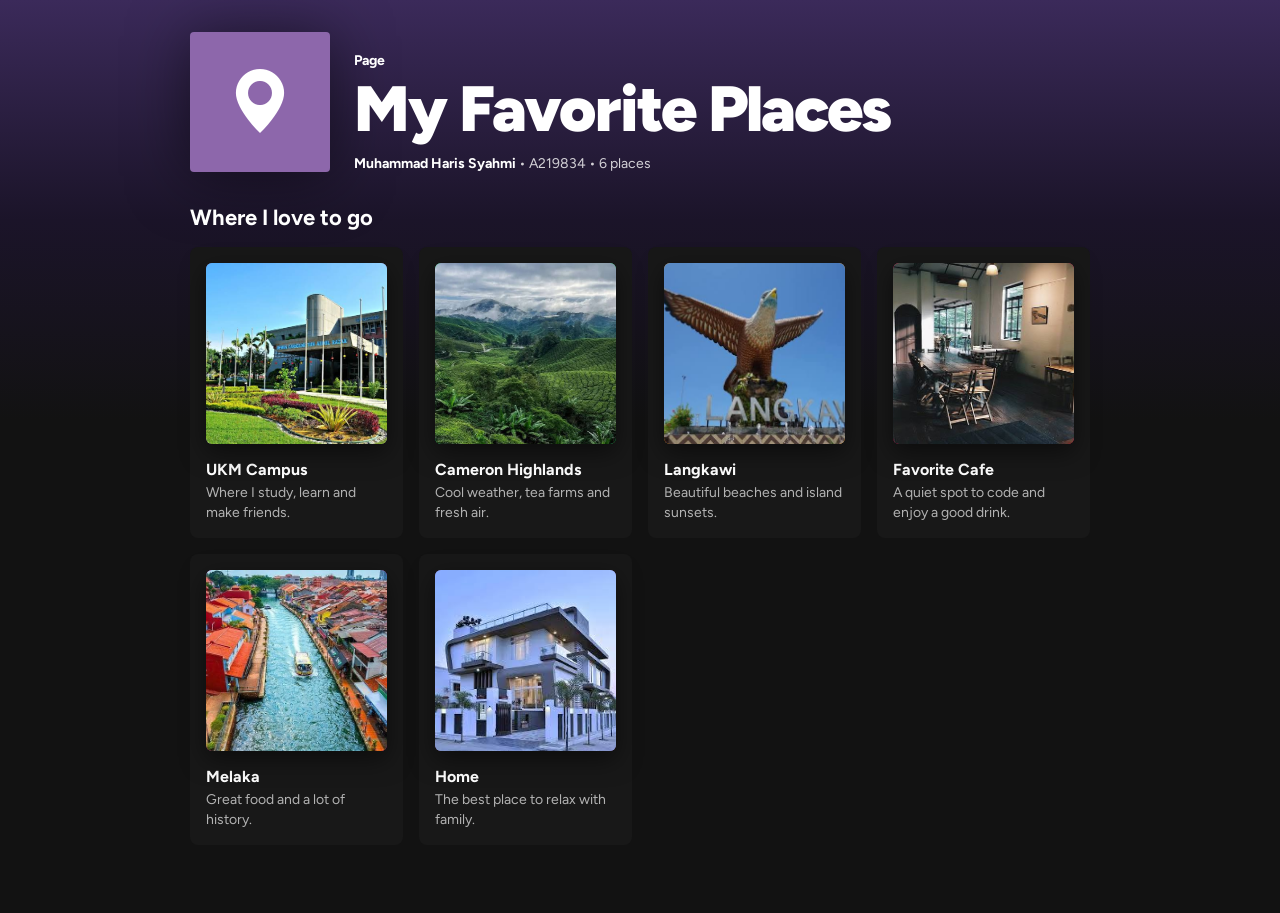
<file: lab-1/places.html>
<!--
Matric Number: A219834
Name: Muhammad Haris Syahmi bin Nasurudin
-->
<!DOCTYPE html>
<html lang="en">
<head>
    <meta charset="utf-8">
    <meta name="viewport" content="width=device-width, initial-scale=1">
    <title>My Favorite Places</title>

    <link href="https://cdn.jsdelivr.net/npm/bootstrap-icons@1.11.3/font/bootstrap-icons.min.css" rel="stylesheet">
    <link rel="preconnect" href="https://fonts.googleapis.com">
    <link rel="preconnect" href="https://fonts.gstatic.com" crossorigin>
    <link href="https://fonts.googleapis.com/css2?family=Figtree:wght@400;500;600;700;800;900&display=swap" rel="stylesheet">
    <style>
        :root {
            --green: #1ed760;
            --panel: #121212;
            --card: #181818;
            --card-hover: #282828;
            --subdued: #b3b3b3;
            --accent: #8d67ab;   /* same purple as contact.html */
            --tint: #3b2a5a;     /* same purple as contact.html */
            --font: "Circular Std", "Spotify Mix", "Figtree", "Helvetica Neue", Arial, sans-serif;
        }

        * { box-sizing: border-box; margin: 0; padding: 0; }

        body {
            min-height: 100vh;
            background: linear-gradient(180deg, var(--tint) 0, #1b1429 220px, var(--panel) 420px);
            background-color: var(--panel);
            color: #fff;
            font-family: var(--font);
            -webkit-font-smoothing: antialiased;
            padding: 32px;
        }

        a { color: inherit; text-decoration: none; }
        :focus-visible { outline: 2px solid #fff; outline-offset: 2px; }

        .wrap { max-width: 900px; margin: 0 auto; }

        /* ---------- HEADER ---------- */

        .head { display: flex; align-items: flex-end; gap: 24px; margin-bottom: 32px; }

        .cover {
            width: 140px;
            height: 140px;
            flex-shrink: 0;
            border-radius: 4px;
            background: var(--accent);
            color: #fff;
            display: grid;
            place-items: center;
            font-size: 64px;
            box-shadow: 0 4px 60px rgba(0, 0, 0, .5);
        }

        .head .kind { font-size: 14px; font-weight: 700; margin-bottom: 8px; }
        .head h1 {
            font-size: clamp(32px, 6vw, 64px);
            font-weight: 900;
            line-height: 1;
            letter-spacing: -.03em;
            margin-bottom: 14px;
        }
        .head .meta { font-size: 14px; color: #ffffffcc; }
        .head .meta strong { color: #fff; font-weight: 700; }

        /* ---------- SECTIONS ---------- */

        .section { margin-bottom: 36px; }
        .section-title { font-size: 22px; font-weight: 700; margin-bottom: 16px; }

        .about p {
            font-size: 16px;
            line-height: 1.7;
            color: #e6e6e6;
            max-width: 70ch;
        }
        .about p + p { margin-top: 12px; }

        /* ---------- INFO CARDS (rows with icon) ---------- */

        .cards { display: grid; gap: 12px; }

        .card {
            display: flex;
            align-items: center;
            gap: 16px;
            padding: 16px;
            background: var(--card);
            border-radius: 8px;
            transition: background .25s;
        }
        .card:hover { background: var(--card-hover); }

        .icon {
            width: 56px;
            height: 56px;
            flex-shrink: 0;
            border-radius: 50%;
            background: var(--accent);
            color: #000;
            display: grid;
            place-items: center;
            font-size: 24px;
        }

        .icon.green { background: #1ed760; }
        .icon.blue  { background: #509bf5; }
        .icon.pink  { background: linear-gradient(45deg, #f9a825, #e8115b 55%, #8d67ab); color: #fff; }

        .info { min-width: 0; }
        .label { font-size: 12px; font-weight: 700; color: var(--subdued); text-transform: uppercase; letter-spacing: .08em; }
        .value { font-size: 18px; font-weight: 700; margin-top: 2px; overflow-wrap: anywhere; }

        /* ---------- TAGS ---------- */

        .tags { display: flex; flex-wrap: wrap; gap: 8px; }
        .tag {
            padding: 8px 16px;
            background: #ffffff1a;
            border-radius: 999px;
            font-size: 14px;
            font-weight: 500;
            transition: background .2s;
        }
        .tag:hover { background: #ffffff33; }
        .tag i { margin-right: 6px; color: var(--accent); }

        /* ---------- ITEM GRID (places) ---------- */

        .grid { display: grid; grid-template-columns: repeat(auto-fill, minmax(210px, 1fr)); gap: 16px; }

        .item {
            background: var(--card);
            border-radius: 8px;
            padding: 16px;
            transition: background .25s;
        }
        .item:hover { background: var(--card-hover); }

        .item-art {
            position: relative;
            aspect-ratio: 1;
            border-radius: 6px;
            background: var(--accent);
            color: #000;
            display: grid;
            place-items: center;
            font-size: 48px;
            margin-bottom: 16px;
            overflow: hidden;
            box-shadow: 0 8px 24px rgba(0, 0, 0, .5);
        }
        .item-art img {
            position: absolute;
            inset: 0;
            width: 100%;
            height: 100%;
            object-fit: cover;
        }
        .item-art img { transition: transform .4s ease; }
        .item:hover .item-art img { transform: scale(1.06); }
        .item-title { font-size: 16px; font-weight: 700; margin-bottom: 4px; }
        .item-sub { font-size: 14px; color: var(--subdued); line-height: 1.4; }

        /* ---------- SKILL BARS ---------- */

        .skills { display: grid; grid-template-columns: repeat(auto-fit, minmax(280px, 1fr)); gap: 20px 32px; }
        .skill-top { display: flex; justify-content: space-between; font-weight: 700; margin-bottom: 8px; }
        .skill-top span:last-child { color: var(--subdued); font-weight: 500; font-variant-numeric: tabular-nums; }
        .bar { height: 8px; background: #4d4d4d; border-radius: 4px; overflow: hidden; }
        .fill {
            height: 100%;
            width: var(--w);
            background: var(--green);
            border-radius: 4px;
            animation: grow .9s ease-out;
        }
        @keyframes grow { from { width: 0; } }

        /* ---------- TRACKLIST (media) ---------- */

        .tracks { display: grid; gap: 2px; }

        .track {
            display: grid;
            grid-template-columns: 32px 1fr auto;
            align-items: center;
            gap: 16px;
            padding: 8px 16px;
            border-radius: 4px;
            transition: background .2s;
        }
        .track:hover { background: #ffffff1a; }
        .track .num { color: var(--subdued); text-align: right; font-variant-numeric: tabular-nums; }
        .track:hover .num { color: var(--green); }

        .t-main { display: flex; align-items: center; gap: 12px; min-width: 0; }
        .t-art {
            width: 40px;
            height: 40px;
            flex-shrink: 0;
            border-radius: 4px;
            background: var(--accent);
            color: #000;
            display: grid;
            place-items: center;
            font-size: 18px;
        }
        .t-title { font-weight: 500; overflow: hidden; text-overflow: ellipsis; white-space: nowrap; }
        .t-sub { font-size: 14px; color: var(--subdued); overflow: hidden; text-overflow: ellipsis; white-space: nowrap; }
        .t-type { font-size: 13px; color: var(--subdued); }

        .note { margin-top: 8px; color: var(--subdued); font-size: 14px; }

        /* ---------- RESPONSIVE ---------- */

        @media (max-width: 640px) {
            body { padding: 20px 16px; }
            .head { flex-direction: column; align-items: flex-start; gap: 16px; }
            .cover { width: 100px; height: 100px; font-size: 44px; }
            .track { grid-template-columns: 24px 1fr; padding: 8px; gap: 12px; }
            .t-type { display: none; }
        }

        @media (prefers-reduced-motion: reduce) {
            * { transition: none !important; animation: none !important; }
        }
    </style>
</head>
<body>
    <div class="wrap">

        <header class="head">
            <div class="cover" aria-hidden="true"><i class="bi bi-geo-alt-fill"></i></div>
            <div>
                <p class="kind">Page</p>
                <h1>My Favorite Places</h1>
                <p class="meta"><strong>Muhammad Haris Syahmi</strong> • A219834 • 6 places</p>
            </div>
        </header>

        <!--
            HOW TO ADD YOUR OWN PICTURES
            1. Put your photo files in the same folder as this page (places.html).
            2. Make each file name match the src="..." of its place below
               (ukm.jpg, cameron.jpg, langkawi.jpg, cafe.jpg, melaka.jpg, home.jpg),
               or change the src="..." to your own file name.
            3. If a picture is missing, the coloured icon is shown instead.
            Also change the place names and descriptions to your real favourites.
        -->
        <section class="section">
            <h2 class="section-title">Where I love to go</h2>
            <div class="grid">

                <article class="item">
                    <div class="item-art">
                        <img src="ukm.jpeg" alt="UKM Campus" onerror="this.remove()">
                        <i class="bi bi-mortarboard-fill"></i>
                    </div>
                    <h3 class="item-title">UKM Campus</h3>
                    <p class="item-sub">Where I study, learn and make friends.</p>
                </article>

                <article class="item">
                    <div class="item-art" style="background:#1ed760">
                        <img src="cameron.jpeg" alt="Cameron Highlands" onerror="this.remove()">
                        <i class="bi bi-tree-fill"></i>
                    </div>
                    <h3 class="item-title">Cameron Highlands</h3>
                    <p class="item-sub">Cool weather, tea farms and fresh air.</p>
                </article>

                <article class="item">
                    <div class="item-art" style="background:#f59b23">
                        <img src="langkawi.jpeg" alt="Langkawi" onerror="this.remove()">
                        <i class="bi bi-sun-fill"></i>
                    </div>
                    <h3 class="item-title">Langkawi</h3>
                    <p class="item-sub">Beautiful beaches and island sunsets.</p>
                </article>

                <article class="item">
                    <div class="item-art" style="background:#e8115b">
                        <img src="cafe.jpeg" alt="Favorite Cafe" onerror="this.remove()">
                        <i class="bi bi-cup-hot-fill"></i>
                    </div>
                    <h3 class="item-title">Favorite Cafe</h3>
                    <p class="item-sub">A quiet spot to code and enjoy a good drink.</p>
                </article>

                <article class="item">
                    <div class="item-art" style="background:#af2896;color:#fff">
                        <img src="melaka.jpeg" alt="Melaka" onerror="this.remove()">
                        <i class="bi bi-bank2"></i>
                    </div>
                    <h3 class="item-title">Melaka</h3>
                    <p class="item-sub">Great food and a lot of history.</p>
                </article>

                <article class="item">
                    <div class="item-art" style="background:#8d67ab">
                        <img src="house.jpeg" alt="Home" onerror="this.remove()">
                        <i class="bi bi-house-heart-fill"></i>
                    </div>
                    <h3 class="item-title">Home</h3>
                    <p class="item-sub">The best place to relax with family.</p>
                </article>

            </div>
        </section>

    </div>
</body>
</html>
</file>
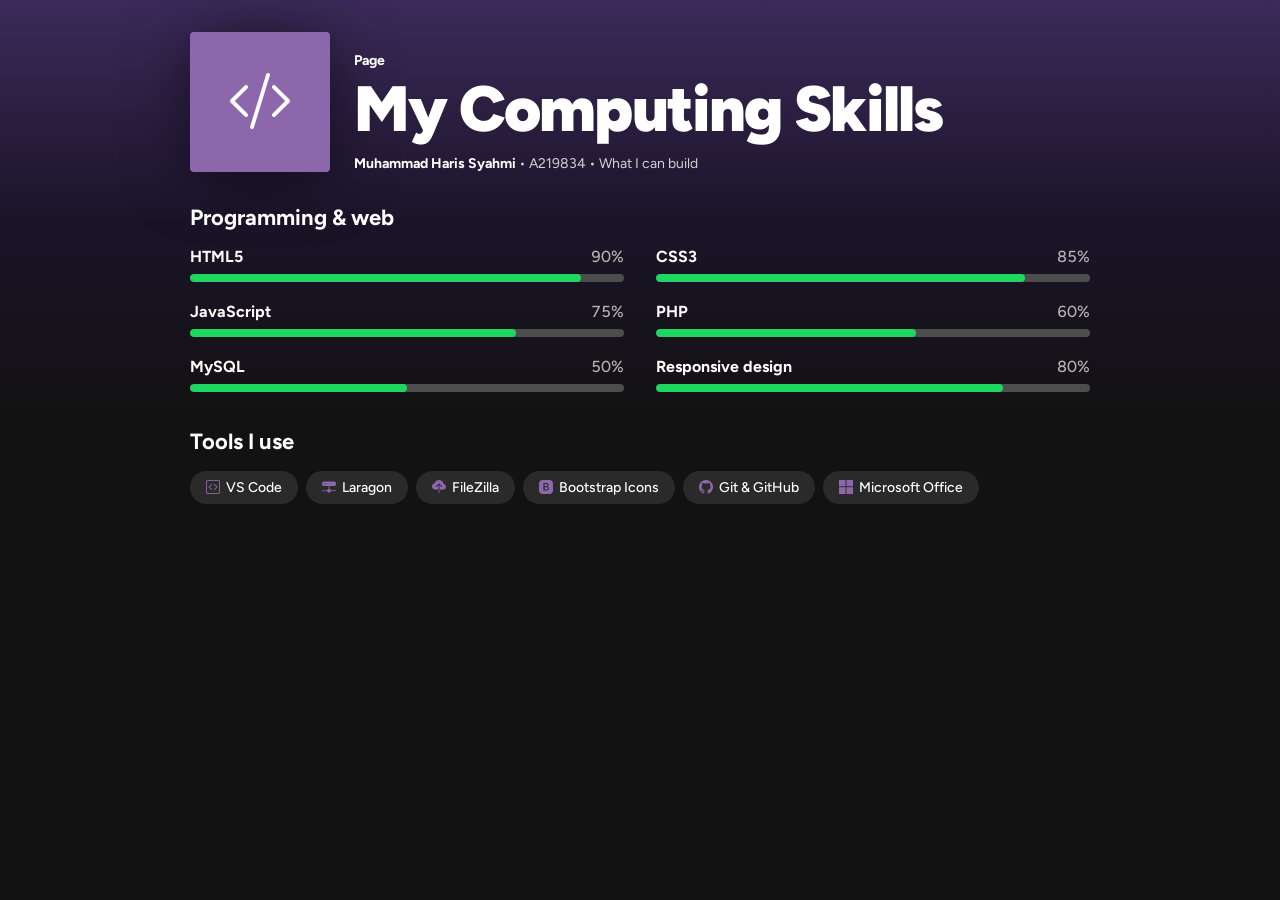
<file: lab-1/skills.html>
<!--
Matric Number: A219834
Name: Muhammad Haris Syahmi bin Nasurudin
-->
<!DOCTYPE html>
<html lang="en">
<head>
    <meta charset="utf-8">
    <meta name="viewport" content="width=device-width, initial-scale=1">
    <title>My Computing Skills</title>

    <link href="https://cdn.jsdelivr.net/npm/bootstrap-icons@1.11.3/font/bootstrap-icons.min.css" rel="stylesheet">
    <link rel="preconnect" href="https://fonts.googleapis.com">
    <link rel="preconnect" href="https://fonts.gstatic.com" crossorigin>
    <link href="https://fonts.googleapis.com/css2?family=Figtree:wght@400;500;600;700;800;900&display=swap" rel="stylesheet">
    <style>
        :root {
            --green: #1ed760;
            --panel: #121212;
            --card: #181818;
            --card-hover: #282828;
            --subdued: #b3b3b3;
            --accent: #8d67ab;   /* same purple as contact.html */
            --tint: #3b2a5a;     /* same purple as contact.html */
            --font: "Circular Std", "Spotify Mix", "Figtree", "Helvetica Neue", Arial, sans-serif;
        }

        * { box-sizing: border-box; margin: 0; padding: 0; }

        body {
            min-height: 100vh;
            background: linear-gradient(180deg, var(--tint) 0, #1b1429 220px, var(--panel) 420px);
            background-color: var(--panel);
            color: #fff;
            font-family: var(--font);
            -webkit-font-smoothing: antialiased;
            padding: 32px;
        }

        a { color: inherit; text-decoration: none; }
        :focus-visible { outline: 2px solid #fff; outline-offset: 2px; }

        .wrap { max-width: 900px; margin: 0 auto; }

        /* ---------- HEADER ---------- */

        .head { display: flex; align-items: flex-end; gap: 24px; margin-bottom: 32px; }

        .cover {
            width: 140px;
            height: 140px;
            flex-shrink: 0;
            border-radius: 4px;
            background: var(--accent);
            color: #fff;
            display: grid;
            place-items: center;
            font-size: 64px;
            box-shadow: 0 4px 60px rgba(0, 0, 0, .5);
        }

        .head .kind { font-size: 14px; font-weight: 700; margin-bottom: 8px; }
        .head h1 {
            font-size: clamp(32px, 6vw, 64px);
            font-weight: 900;
            line-height: 1;
            letter-spacing: -.03em;
            margin-bottom: 14px;
        }
        .head .meta { font-size: 14px; color: #ffffffcc; }
        .head .meta strong { color: #fff; font-weight: 700; }

        /* ---------- SECTIONS ---------- */

        .section { margin-bottom: 36px; }
        .section-title { font-size: 22px; font-weight: 700; margin-bottom: 16px; }

        .about p {
            font-size: 16px;
            line-height: 1.7;
            color: #e6e6e6;
            max-width: 70ch;
        }
        .about p + p { margin-top: 12px; }

        /* ---------- INFO CARDS (rows with icon) ---------- */

        .cards { display: grid; gap: 12px; }

        .card {
            display: flex;
            align-items: center;
            gap: 16px;
            padding: 16px;
            background: var(--card);
            border-radius: 8px;
            transition: background .25s;
        }
        .card:hover { background: var(--card-hover); }

        .icon {
            width: 56px;
            height: 56px;
            flex-shrink: 0;
            border-radius: 50%;
            background: var(--accent);
            color: #000;
            display: grid;
            place-items: center;
            font-size: 24px;
        }

        .icon.green { background: #1ed760; }
        .icon.blue  { background: #509bf5; }
        .icon.pink  { background: linear-gradient(45deg, #f9a825, #e8115b 55%, #8d67ab); color: #fff; }

        .info { min-width: 0; }
        .label { font-size: 12px; font-weight: 700; color: var(--subdued); text-transform: uppercase; letter-spacing: .08em; }
        .value { font-size: 18px; font-weight: 700; margin-top: 2px; overflow-wrap: anywhere; }

        /* ---------- TAGS ---------- */

        .tags { display: flex; flex-wrap: wrap; gap: 8px; }
        .tag {
            padding: 8px 16px;
            background: #ffffff1a;
            border-radius: 999px;
            font-size: 14px;
            font-weight: 500;
            transition: background .2s;
        }
        .tag:hover { background: #ffffff33; }
        .tag i { margin-right: 6px; color: var(--accent); }

        /* ---------- ITEM GRID (places) ---------- */

        .grid { display: grid; grid-template-columns: repeat(auto-fill, minmax(210px, 1fr)); gap: 16px; }

        .item {
            background: var(--card);
            border-radius: 8px;
            padding: 16px;
            transition: background .25s;
        }
        .item:hover { background: var(--card-hover); }

        .item-art {
            position: relative;
            aspect-ratio: 1;
            border-radius: 6px;
            background: var(--accent);
            color: #000;
            display: grid;
            place-items: center;
            font-size: 48px;
            margin-bottom: 16px;
            overflow: hidden;
            box-shadow: 0 8px 24px rgba(0, 0, 0, .5);
        }
        .item-art img {
            position: absolute;
            inset: 0;
            width: 100%;
            height: 100%;
            object-fit: cover;
        }
        .item-title { font-size: 16px; font-weight: 700; margin-bottom: 4px; }
        .item-sub { font-size: 14px; color: var(--subdued); line-height: 1.4; }

        /* ---------- SKILL BARS ---------- */

        .skills { display: grid; grid-template-columns: repeat(auto-fit, minmax(280px, 1fr)); gap: 20px 32px; }
        .skill-top { display: flex; justify-content: space-between; font-weight: 700; margin-bottom: 8px; }
        .skill-top span:last-child { color: var(--subdued); font-weight: 500; font-variant-numeric: tabular-nums; }
        .bar { height: 8px; background: #4d4d4d; border-radius: 4px; overflow: hidden; }
        .fill {
            height: 100%;
            width: var(--w);
            background: var(--green);
            border-radius: 4px;
            animation: grow .9s ease-out;
        }
        @keyframes grow { from { width: 0; } }

        /* ---------- TRACKLIST (media) ---------- */

        .tracks { display: grid; gap: 2px; }

        .track {
            display: grid;
            grid-template-columns: 32px 1fr auto;
            align-items: center;
            gap: 16px;
            padding: 8px 16px;
            border-radius: 4px;
            transition: background .2s;
        }
        .track:hover { background: #ffffff1a; }
        .track .num { color: var(--subdued); text-align: right; font-variant-numeric: tabular-nums; }
        .track:hover .num { color: var(--green); }

        .t-main { display: flex; align-items: center; gap: 12px; min-width: 0; }
        .t-art {
            width: 40px;
            height: 40px;
            flex-shrink: 0;
            border-radius: 4px;
            background: var(--accent);
            color: #000;
            display: grid;
            place-items: center;
            font-size: 18px;
        }
        .t-title { font-weight: 500; overflow: hidden; text-overflow: ellipsis; white-space: nowrap; }
        .t-sub { font-size: 14px; color: var(--subdued); overflow: hidden; text-overflow: ellipsis; white-space: nowrap; }
        .t-type { font-size: 13px; color: var(--subdued); }

        .note { margin-top: 8px; color: var(--subdued); font-size: 14px; }

        /* ---------- RESPONSIVE ---------- */

        @media (max-width: 640px) {
            body { padding: 20px 16px; }
            .head { flex-direction: column; align-items: flex-start; gap: 16px; }
            .cover { width: 100px; height: 100px; font-size: 44px; }
            .track { grid-template-columns: 24px 1fr; padding: 8px; gap: 12px; }
            .t-type { display: none; }
        }

        @media (prefers-reduced-motion: reduce) {
            * { transition: none !important; animation: none !important; }
        }
    </style>
</head>
<body>
    <div class="wrap">

        <header class="head">
            <div class="cover" aria-hidden="true"><i class="bi bi-code-slash"></i></div>
            <div>
                <p class="kind">Page</p>
                <h1>My Computing Skills</h1>
                <p class="meta"><strong>Muhammad Haris Syahmi</strong> • A219834 • What I can build</p>
            </div>
        </header>

        <!--
            EDIT: change the skill names and the percentage.
            Change the number in style="--w:90%" and the number shown on the right.
        -->
        <section class="section">
            <h2 class="section-title">Programming &amp; web</h2>
            <div class="skills">

                <div class="skill">
                    <div class="skill-top"><span>HTML5</span><span>90%</span></div>
                    <div class="bar"><div class="fill" style="--w:90%"></div></div>
                </div>

                <div class="skill">
                    <div class="skill-top"><span>CSS3</span><span>85%</span></div>
                    <div class="bar"><div class="fill" style="--w:85%"></div></div>
                </div>

                <div class="skill">
                    <div class="skill-top"><span>JavaScript</span><span>75%</span></div>
                    <div class="bar"><div class="fill" style="--w:75%"></div></div>
                </div>

                <div class="skill">
                    <div class="skill-top"><span>PHP</span><span>60%</span></div>
                    <div class="bar"><div class="fill" style="--w:60%"></div></div>
                </div>

                <div class="skill">
                    <div class="skill-top"><span>MySQL</span><span>50%</span></div>
                    <div class="bar"><div class="fill" style="--w:50%"></div></div>
                </div>

                <div class="skill">
                    <div class="skill-top"><span>Responsive design</span><span>80%</span></div>
                    <div class="bar"><div class="fill" style="--w:80%"></div></div>
                </div>

            </div>
        </section>

        <!-- EDIT: add or remove tools -->
        <section class="section">
            <h2 class="section-title">Tools I use</h2>
            <div class="tags">
                <span class="tag"><i class="bi bi-code-square"></i>VS Code</span>
                <span class="tag"><i class="bi bi-hdd-network-fill"></i>Laragon</span>
                <span class="tag"><i class="bi bi-cloud-upload-fill"></i>FileZilla</span>
                <span class="tag"><i class="bi bi-bootstrap-fill"></i>Bootstrap Icons</span>
                <span class="tag"><i class="bi bi-github"></i>Git &amp; GitHub</span>
                <span class="tag"><i class="bi bi-microsoft"></i>Microsoft Office</span>
            </div>
        </section>

    </div>
</body>
</html>
</file>
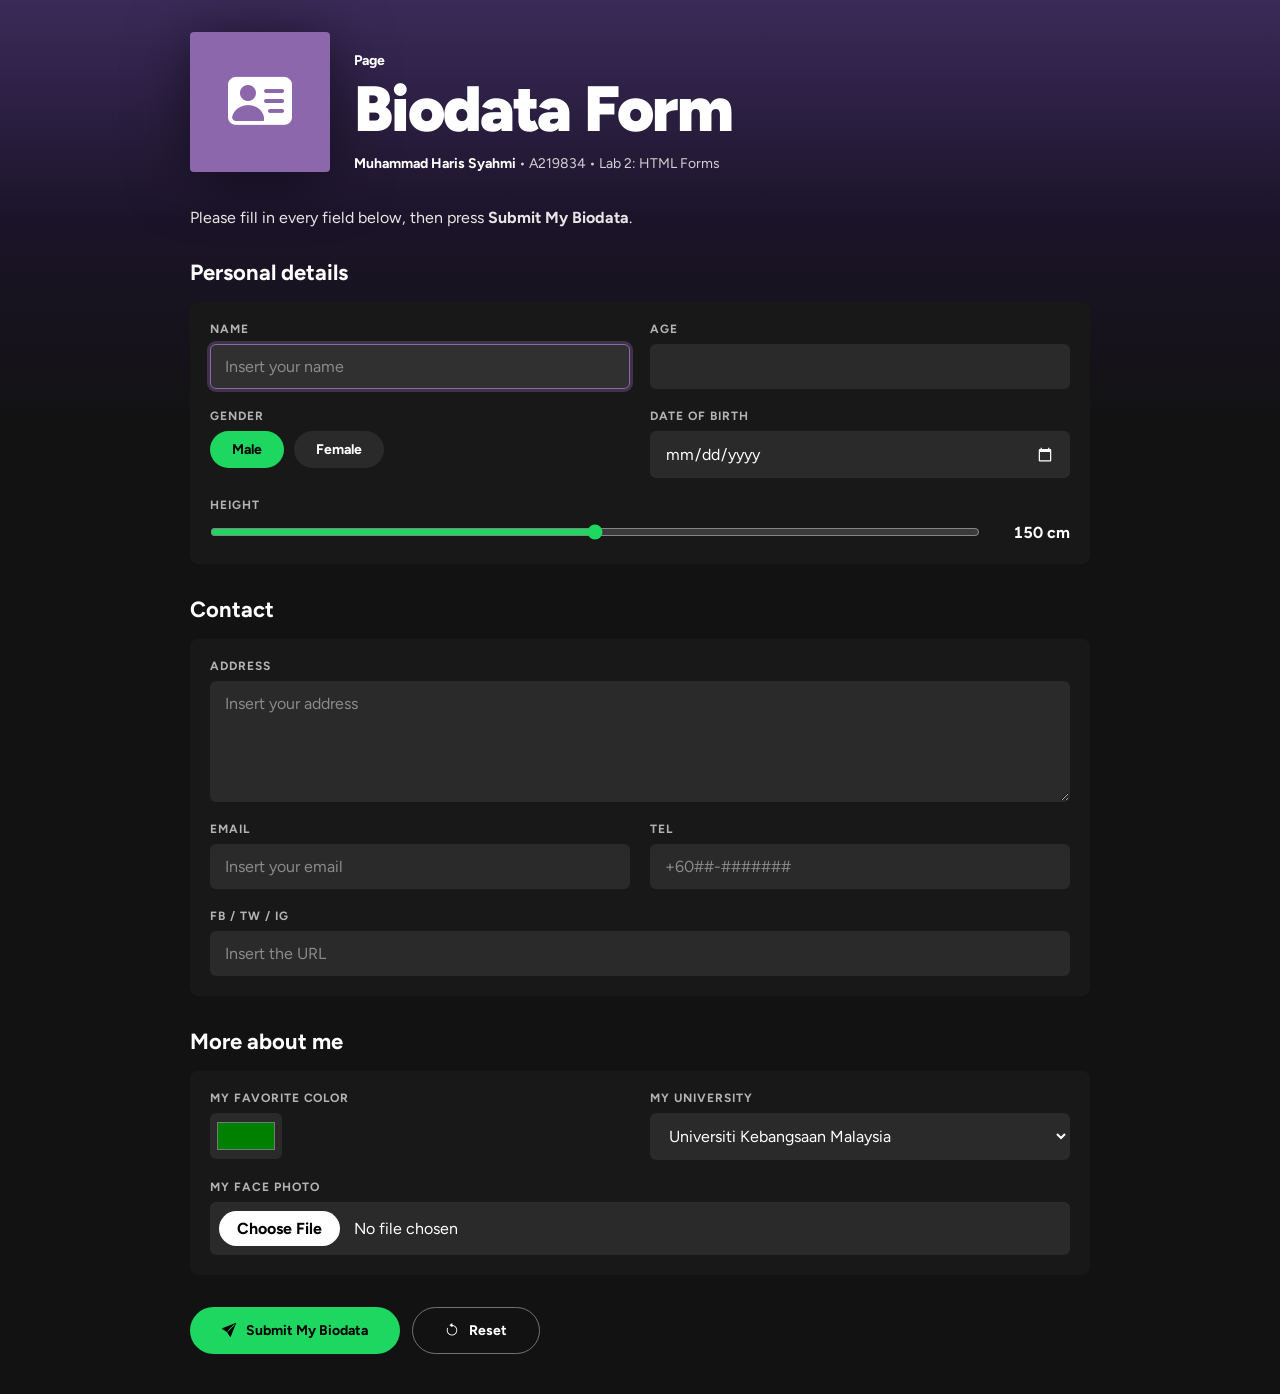
<file: lab-2/biodata.html>
<!--
Matric Number: A219834
Name: Muhammad Haris Syahmi bin Nasurudin
-->
<!DOCTYPE html>
<html lang="en">
<head>
    <meta charset="utf-8">
    <meta name="viewport" content="width=device-width, initial-scale=1">
    <title>Biodata</title>

    <link href="https://cdn.jsdelivr.net/npm/bootstrap-icons@1.11.3/font/bootstrap-icons.min.css" rel="stylesheet">
    <link rel="preconnect" href="https://fonts.googleapis.com">
    <link rel="preconnect" href="https://fonts.gstatic.com" crossorigin>
    <link href="https://fonts.googleapis.com/css2?family=Figtree:wght@400;500;600;700;800;900&display=swap" rel="stylesheet">
    <style>
        :root {
            --green: #1ed760;
            --green-hover: #3be477;
            --panel: #121212;
            --card: #181818;
            --card-hover: #282828;
            --subdued: #b3b3b3;
            --accent: #8d67ab;   /* same purple as hi.html / contact.html */
            --tint: #3b2a5a;
            --font: "Circular Std", "Spotify Mix", "Figtree", "Helvetica Neue", Arial, sans-serif;
        }

        * { box-sizing: border-box; margin: 0; padding: 0; }

        html { color-scheme: dark; }

        body {
            min-height: 100vh;
            background: linear-gradient(180deg, var(--tint) 0, #1b1429 220px, var(--panel) 420px);
            background-color: var(--panel);
            color: #fff;
            font-family: var(--font);
            -webkit-font-smoothing: antialiased;
            padding: 32px;
        }

        a { color: inherit; text-decoration: none; }
        :focus-visible { outline: 2px solid #fff; outline-offset: 2px; }

        .wrap { max-width: 900px; margin: 0 auto; }

        /* ---------- HEADER ---------- */

        .head { display: flex; align-items: flex-end; gap: 24px; margin-bottom: 32px; }

        .cover {
            width: 140px;
            height: 140px;
            flex-shrink: 0;
            border-radius: 4px;
            background: var(--accent);
            color: #fff;
            display: grid;
            place-items: center;
            font-size: 64px;
            box-shadow: 0 4px 60px rgba(0, 0, 0, .5);
        }

        .head .kind { font-size: 14px; font-weight: 700; margin-bottom: 8px; }
        .head h1 {
            font-size: clamp(32px, 6vw, 64px);
            font-weight: 900;
            line-height: 1;
            letter-spacing: -.03em;
            margin-bottom: 14px;
        }
        .head .meta { font-size: 14px; color: #ffffffcc; }
        .head .meta strong { color: #fff; font-weight: 700; }

        .intro { color: #e6e6e6; font-size: 16px; line-height: 1.7; max-width: 70ch; margin-bottom: 28px; }

        /* ---------- SECTIONS + PANELS ---------- */

        .section { margin-bottom: 32px; }
        .section-title { font-size: 22px; font-weight: 700; margin-bottom: 16px; }

        .panel {
            background: var(--card);
            border-radius: 8px;
            padding: 20px;
        }

        .fields {
            display: grid;
            grid-template-columns: repeat(2, minmax(0, 1fr));
            gap: 20px;
        }
        .field { display: flex; flex-direction: column; gap: 8px; min-width: 0; }
        .field.full { grid-column: 1 / -1; }

        .label {
            font-size: 12px;
            font-weight: 700;
            color: var(--subdued);
            text-transform: uppercase;
            letter-spacing: .08em;
        }

        /* ---------- INPUTS ---------- */

        input[type="text"], input[type="number"], input[type="email"], input[type="date"],
        input[type="tel"], input[type="url"], input[type="file"], textarea, select {
            width: 100%;
            background: #2a2a2a;
            color: #fff;
            border: 1px solid transparent;
            border-radius: 6px;
            padding: 12px 14px;
            font-family: inherit;
            font-size: 16px;
            transition: background .2s, border-color .2s, box-shadow .2s;
        }
        input:hover, textarea:hover, select:hover { background: #303030; }
        input:focus, textarea:focus, select:focus {
            outline: none;
            background: #303030;
            border-color: var(--accent);
            box-shadow: 0 0 0 3px #8d67ab55;
        }
        input:user-invalid, textarea:user-invalid, select:user-invalid { border-color: #e8115b; }

        ::placeholder { color: #8a8a8a; }
        textarea { resize: vertical; min-height: 110px; }
        select option { background: #282828; color: #fff; }

        /* radio buttons as pills */
        .choices { display: flex; gap: 10px; flex-wrap: wrap; }
        .choice { position: relative; }
        .choice input { position: absolute; opacity: 0; inset: 0; cursor: pointer; }
        .choice label {
            display: inline-block;
            padding: 10px 22px;
            border-radius: 999px;
            background: #2a2a2a;
            font-weight: 700;
            font-size: 14px;
            cursor: pointer;
            transition: background .2s, color .2s;
        }
        .choice input:hover + label { background: #3a3a3a; }
        .choice input:checked + label { background: var(--green); color: #000; }
        .choice input:focus-visible + label { outline: 2px solid #fff; outline-offset: 2px; }

        /* height slider */
        .range-row { display: flex; align-items: center; gap: 16px; }
        input[type="range"] { flex: 1; accent-color: var(--green); height: 24px; cursor: pointer; }
        .range-val { min-width: 74px; text-align: right; font-weight: 700; font-variant-numeric: tabular-nums; }

        /* colour picker */
        input[type="color"] {
            width: 72px;
            height: 46px;
            padding: 4px;
            background: #2a2a2a;
            border: 1px solid transparent;
            border-radius: 6px;
            cursor: pointer;
        }

        /* file picker */
        input[type="file"] { padding: 8px; }
        input[type="file"]::file-selector-button {
            background: #fff;
            color: #000;
            border: none;
            border-radius: 999px;
            padding: 8px 18px;
            margin-right: 14px;
            font-family: inherit;
            font-weight: 700;
            cursor: pointer;
        }

        /* ---------- BUTTONS ---------- */

        .actions { display: flex; flex-wrap: wrap; gap: 12px; margin: 8px 0 8px; }

        .btn {
            display: inline-flex;
            align-items: center;
            gap: 10px;
            border: none;
            border-radius: 999px;
            padding: 14px 32px;
            font-family: inherit;
            font-size: 14px;
            font-weight: 700;
            cursor: pointer;
            transition: transform .1s, background .2s, border-color .2s;
        }
        .btn:hover { transform: scale(1.04); }
        .btn.primary { background: var(--green); color: #000; }
        .btn.primary:hover { background: var(--green-hover); }
        .btn.ghost { background: none; color: #fff; border: 1px solid #727272; }
        .btn.ghost:hover { border-color: #fff; }

        /* ---------- RESPONSIVE ---------- */

        @media (max-width: 640px) {
            body { padding: 20px 16px; }
            .head { flex-direction: column; align-items: flex-start; gap: 16px; }
            .cover { width: 100px; height: 100px; font-size: 44px; }
            .fields { grid-template-columns: 1fr; }
            .panel { padding: 16px; }
        }

        @media (prefers-reduced-motion: reduce) {
            * { transition: none !important; animation: none !important; }
        }
    </style>
</head>
<body>
    <div class="wrap">

        <header class="head">
            <div class="cover" aria-hidden="true"><i class="bi bi-person-vcard-fill"></i></div>
            <div>
                <p class="kind">Page</p>
                <h1>Biodata Form</h1>
                <p class="meta"><strong>Muhammad Haris Syahmi</strong> • A219834 • Lab 2: HTML Forms</p>
            </div>
        </header>

        <p class="intro">Please fill in every field below, then press <strong>Submit My Biodata</strong>.</p>

        <form action="http://lrgs.ftsm.ukm.my/users/a123456/lab-2/validate_biodata.php" method="post" enctype="multipart/form-data" target="_blank"
              onreset="setTimeout(function () { outputID.value = heightId.value; }, 0)">

            <!-- Personal details -->
            <section class="section">
                <h2 class="section-title">Personal details</h2>
                <div class="panel fields">

                    <div class="field">
                        <label class="label" for="name">Name</label>
                        <input type="text" id="name" name="name" placeholder="Insert your name" autofocus required>
                    </div>

                    <div class="field">
                        <label class="label" for="age">Age</label>
                        <input type="number" id="age" name="age" min="0" max="100" step="1" required>
                    </div>

                    <div class="field">
                        <span class="label" id="genderLabel">Gender</span>
                        <div class="choices" role="radiogroup" aria-labelledby="genderLabel">
                            <div class="choice">
                                <input type="radio" name="gender" id="male" value="male" checked required>
                                <label for="male">Male</label>
                            </div>
                            <div class="choice">
                                <input type="radio" name="gender" id="female" value="female" required>
                                <label for="female">Female</label>
                            </div>
                        </div>
                    </div>

                    <div class="field">
                        <label class="label" for="dob">Date of Birth</label>
                        <input type="date" id="dob" name="dob" required>
                    </div>

                    <div class="field full">
                        <label class="label" for="heightId">Height</label>
                        <div class="range-row">
                            <input type="range" name="height" id="heightId" min="100" max="200" value="150" oninput="outputID.value = heightId.value" required>
                            <span class="range-val"><output id="outputID">150</output> cm</span>
                        </div>
                    </div>

                </div>
            </section>

            <!-- Contact -->
            <section class="section">
                <h2 class="section-title">Contact</h2>
                <div class="panel fields">

                    <div class="field full">
                        <label class="label" for="address">Address</label>
                        <textarea id="address" name="address" cols="50" rows="5" placeholder="Insert your address" required></textarea>
                    </div>

                    <div class="field">
                        <label class="label" for="email">Email</label>
                        <input type="email" id="email" name="email" placeholder="Insert your email" required pattern=".*ukm.*" title="Please use your UKM email address">
                    </div>

                    <div class="field">
                        <label class="label" for="phone">Tel</label>
                        <input type="tel" id="phone" name="phone" placeholder="+60##-#######" required pattern="(\+60|0060).*" title="Start with +60 or 0060">
                    </div>

                    <div class="field full">
                        <label class="label" for="fbtwig">Fb / TW / IG</label>
                        <input type="url" id="fbtwig" name="fbtwig" placeholder="Insert the URL" required>
                    </div>

                </div>
            </section>

            <!-- More about me -->
            <section class="section">
                <h2 class="section-title">More about me</h2>
                <div class="panel fields">

                    <div class="field">
                        <label class="label" for="color">My Favorite Color</label>
                        <input type="color" id="color" name="color" value="#008000" required>
                    </div>

                    <div class="field">
                        <label class="label" for="university">My University</label>
                        <select id="university" name="university" required>
                            <option value="">Select</option>
                            <option value="UKM" selected>Universiti Kebangsaan Malaysia</option>
                            <option value="UM">Universiti Malaya</option>
                            <option value="UPM">Universiti Putra Malaysia</option>
                            <option value="USM">Universiti Sains Malaysia</option>
                            <option value="UTM">Universiti Teknologi Malaysia</option>
                        </select>
                    </div>

                    <div class="field full">
                        <label class="label" for="photo">My Face Photo</label>
                        <input type="file" id="photo" name="photo" accept="image/*" required>
                    </div>

                </div>
            </section>

            <input type="hidden" name="matricnum" value="a219834">

            <div class="actions">
                <button type="submit" name="biodata_form" value="Submit My Biodata" class="btn primary">
                    <i class="bi bi-send-fill"></i> Submit My Biodata
                </button>
                <button type="reset" class="btn ghost">
                    <i class="bi bi-arrow-counterclockwise"></i> Reset
                </button>
            </div>

        </form>

    </div>
</body>
</html>
</file>
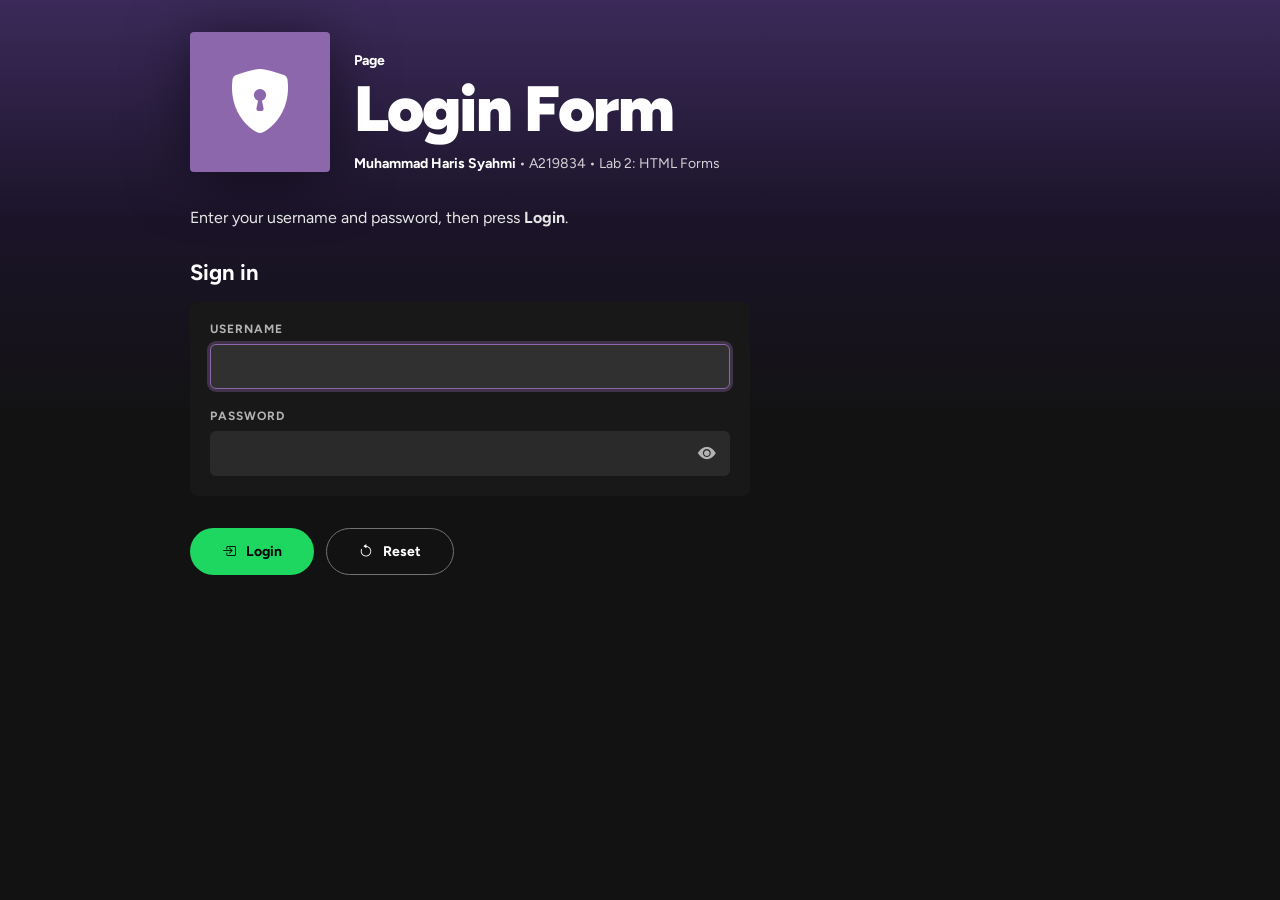
<file: lab-2/login.html>
<!--
Matric Number: A219834
Name: Muhammad Haris Syahmi bin Nasurudin
-->
<!DOCTYPE html>
<html lang="en">
<head>
    <meta charset="utf-8">
    <meta name="viewport" content="width=device-width, initial-scale=1">
    <title>Login Form</title>

    <link href="https://cdn.jsdelivr.net/npm/bootstrap-icons@1.11.3/font/bootstrap-icons.min.css" rel="stylesheet">
    <link rel="preconnect" href="https://fonts.googleapis.com">
    <link rel="preconnect" href="https://fonts.gstatic.com" crossorigin>
    <link href="https://fonts.googleapis.com/css2?family=Figtree:wght@400;500;600;700;800;900&display=swap" rel="stylesheet">
    <style>
        :root {
            --green: #1ed760;
            --green-hover: #3be477;
            --panel: #121212;
            --card: #181818;
            --card-hover: #282828;
            --subdued: #b3b3b3;
            --accent: #8d67ab;   /* same purple as hi.html / contact.html */
            --tint: #3b2a5a;
            --font: "Circular Std", "Spotify Mix", "Figtree", "Helvetica Neue", Arial, sans-serif;
        }

        * { box-sizing: border-box; margin: 0; padding: 0; }

        html { color-scheme: dark; }

        body {
            min-height: 100vh;
            background: linear-gradient(180deg, var(--tint) 0, #1b1429 220px, var(--panel) 420px);
            background-color: var(--panel);
            color: #fff;
            font-family: var(--font);
            -webkit-font-smoothing: antialiased;
            padding: 32px;
        }

        a { color: inherit; text-decoration: none; }
        :focus-visible { outline: 2px solid #fff; outline-offset: 2px; }

        .wrap { max-width: 900px; margin: 0 auto; }

        /* ---------- HEADER ---------- */

        .head { display: flex; align-items: flex-end; gap: 24px; margin-bottom: 32px; }

        .cover {
            width: 140px;
            height: 140px;
            flex-shrink: 0;
            border-radius: 4px;
            background: var(--accent);
            color: #fff;
            display: grid;
            place-items: center;
            font-size: 64px;
            box-shadow: 0 4px 60px rgba(0, 0, 0, .5);
        }

        .head .kind { font-size: 14px; font-weight: 700; margin-bottom: 8px; }
        .head h1 {
            font-size: clamp(32px, 6vw, 64px);
            font-weight: 900;
            line-height: 1;
            letter-spacing: -.03em;
            margin-bottom: 14px;
        }
        .head .meta { font-size: 14px; color: #ffffffcc; }
        .head .meta strong { color: #fff; font-weight: 700; }

        .intro { color: #e6e6e6; font-size: 16px; line-height: 1.7; max-width: 70ch; margin-bottom: 28px; }

        /* ---------- SECTIONS + PANELS ---------- */

        .section { margin-bottom: 32px; }
        .section-title { font-size: 22px; font-weight: 700; margin-bottom: 16px; }

        .panel {
            background: var(--card);
            border-radius: 8px;
            padding: 20px;
        }

        .fields {
            display: grid;
            grid-template-columns: repeat(2, minmax(0, 1fr));
            gap: 20px;
        }
        .field { display: flex; flex-direction: column; gap: 8px; min-width: 0; }
        .field.full { grid-column: 1 / -1; }

        .label {
            font-size: 12px;
            font-weight: 700;
            color: var(--subdued);
            text-transform: uppercase;
            letter-spacing: .08em;
        }

        /* ---------- INPUTS ---------- */

        input[type="text"], input[type="number"], input[type="email"], input[type="date"],
        input[type="tel"], input[type="url"], input[type="file"], input[type="password"], input[type="search"], textarea, select {
            width: 100%;
            background: #2a2a2a;
            color: #fff;
            border: 1px solid transparent;
            border-radius: 6px;
            padding: 12px 14px;
            font-family: inherit;
            font-size: 16px;
            transition: background .2s, border-color .2s, box-shadow .2s;
        }
        input:hover, textarea:hover, select:hover { background: #303030; }
        input:focus, textarea:focus, select:focus {
            outline: none;
            background: #303030;
            border-color: var(--accent);
            box-shadow: 0 0 0 3px #8d67ab55;
        }
        input:user-invalid, textarea:user-invalid, select:user-invalid { border-color: #e8115b; }

        ::placeholder { color: #8a8a8a; }
        textarea { resize: vertical; min-height: 110px; }
        select option { background: #282828; color: #fff; }

        /* radio buttons as pills */
        .choices { display: flex; gap: 10px; flex-wrap: wrap; }
        .choice { position: relative; }
        .choice input { position: absolute; opacity: 0; inset: 0; cursor: pointer; }
        .choice label {
            display: inline-block;
            padding: 10px 22px;
            border-radius: 999px;
            background: #2a2a2a;
            font-weight: 700;
            font-size: 14px;
            cursor: pointer;
            transition: background .2s, color .2s;
        }
        .choice input:hover + label { background: #3a3a3a; }
        .choice input:checked + label { background: var(--green); color: #000; }
        .choice input:focus-visible + label { outline: 2px solid #fff; outline-offset: 2px; }

        /* height slider */
        .range-row { display: flex; align-items: center; gap: 16px; }
        input[type="range"] { flex: 1; accent-color: var(--green); height: 24px; cursor: pointer; }
        .range-val { min-width: 74px; text-align: right; font-weight: 700; font-variant-numeric: tabular-nums; }

        /* colour picker */
        input[type="color"] {
            width: 72px;
            height: 46px;
            padding: 4px;
            background: #2a2a2a;
            border: 1px solid transparent;
            border-radius: 6px;
            cursor: pointer;
        }

        /* file picker */
        input[type="file"] { padding: 8px; }
        input[type="file"]::file-selector-button {
            background: #fff;
            color: #000;
            border: none;
            border-radius: 999px;
            padding: 8px 18px;
            margin-right: 14px;
            font-family: inherit;
            font-weight: 700;
            cursor: pointer;
        }

        /* ---------- BUTTONS ---------- */

        .actions { display: flex; flex-wrap: wrap; gap: 12px; margin: 8px 0 8px; }

        .btn {
            display: inline-flex;
            align-items: center;
            gap: 10px;
            border: none;
            border-radius: 999px;
            padding: 14px 32px;
            font-family: inherit;
            font-size: 14px;
            font-weight: 700;
            cursor: pointer;
            transition: transform .1s, background .2s, border-color .2s;
        }
        .btn:hover { transform: scale(1.04); }
        .btn.primary { background: var(--green); color: #000; }
        .btn.primary:hover { background: var(--green-hover); }
        .btn.ghost { background: none; color: #fff; border: 1px solid #727272; }
        .btn.ghost:hover { border-color: #fff; }

        /* ---------- EXTRA (login + search) ---------- */

        .panel.fields.one { grid-template-columns: 1fr; max-width: 560px; }

        .pw { position: relative; }
        .pw input { padding-right: 48px; }
        .eye {
            position: absolute;
            right: 6px;
            top: 50%;
            transform: translateY(-50%);
            background: none;
            border: none;
            color: var(--subdued);
            font-size: 18px;
            padding: 8px;
            cursor: pointer;
        }
        .eye:hover { color: #fff; }

        input[type="search"] { -webkit-appearance: none; appearance: none; }
        .searchbar { display: flex; flex-wrap: wrap; gap: 12px; margin-top: 8px; }
        .search-input { position: relative; flex: 1; min-width: 220px; }
        .search-input i { position: absolute; left: 14px; top: 50%; transform: translateY(-50%); color: var(--subdued); pointer-events: none; }
        .search-input input { padding-left: 42px; }

        /* ---------- RESPONSIVE ---------- */

        @media (max-width: 640px) {
            body { padding: 20px 16px; }
            .head { flex-direction: column; align-items: flex-start; gap: 16px; }
            .cover { width: 100px; height: 100px; font-size: 44px; }
            .fields { grid-template-columns: 1fr; }
            .panel { padding: 16px; }
        }

        @media (prefers-reduced-motion: reduce) {
            * { transition: none !important; animation: none !important; }
        }
    </style>
</head>
<body>
    <div class="wrap">

        <header class="head">
            <div class="cover" aria-hidden="true"><i class="bi bi-shield-lock-fill"></i></div>
            <div>
                <p class="kind">Page</p>
                <h1>Login Form</h1>
                <p class="meta"><strong>Muhammad Haris Syahmi</strong> • A219834 • Lab 2: HTML Forms</p>
            </div>
        </header>

        <p class="intro">Enter your username and password, then press <strong>Login</strong>.</p>

        <form action="http://lrgs.ftsm.ukm.my/users/a123456/lab-2/process_login.php" method="post" target="_blank">

            <section class="section">
                <h2 class="section-title">Sign in</h2>
                <div class="panel fields one">

                    <div class="field">
                        <label class="label" for="username">Username</label>
                        <input type="text" id="username" name="username" autocomplete="username" autofocus required>
                    </div>

                    <div class="field">
                        <label class="label" for="password">Password</label>
                        <div class="pw">
                            <input type="password" id="password" name="password" autocomplete="current-password" required>
                            <button type="button" class="eye" id="eye" aria-label="Show password" title="Show password">
                                <i class="bi bi-eye-fill"></i>
                            </button>
                        </div>
                    </div>

                </div>
            </section>

            <input type="hidden" name="matricnum" value="a219834">

            <div class="actions">
                <button type="submit" name="login_form" value="Login" class="btn primary">
                    <i class="bi bi-box-arrow-in-right"></i> Login
                </button>
                <button type="reset" class="btn ghost">
                    <i class="bi bi-arrow-counterclockwise"></i> Reset
                </button>
            </div>

        </form>

    </div>
    <script>
        // Show / hide the password
        document.getElementById('eye').addEventListener('click', function () {
            var input = document.getElementById('password');
            var show = input.type === 'password';
            input.type = show ? 'text' : 'password';
            this.innerHTML = show ? '<i class="bi bi-eye-slash-fill"></i>' : '<i class="bi bi-eye-fill"></i>';
            this.setAttribute('aria-label', show ? 'Hide password' : 'Show password');
            this.title = show ? 'Hide password' : 'Show password';
        });
    </script>
</body>
</html>
</file>
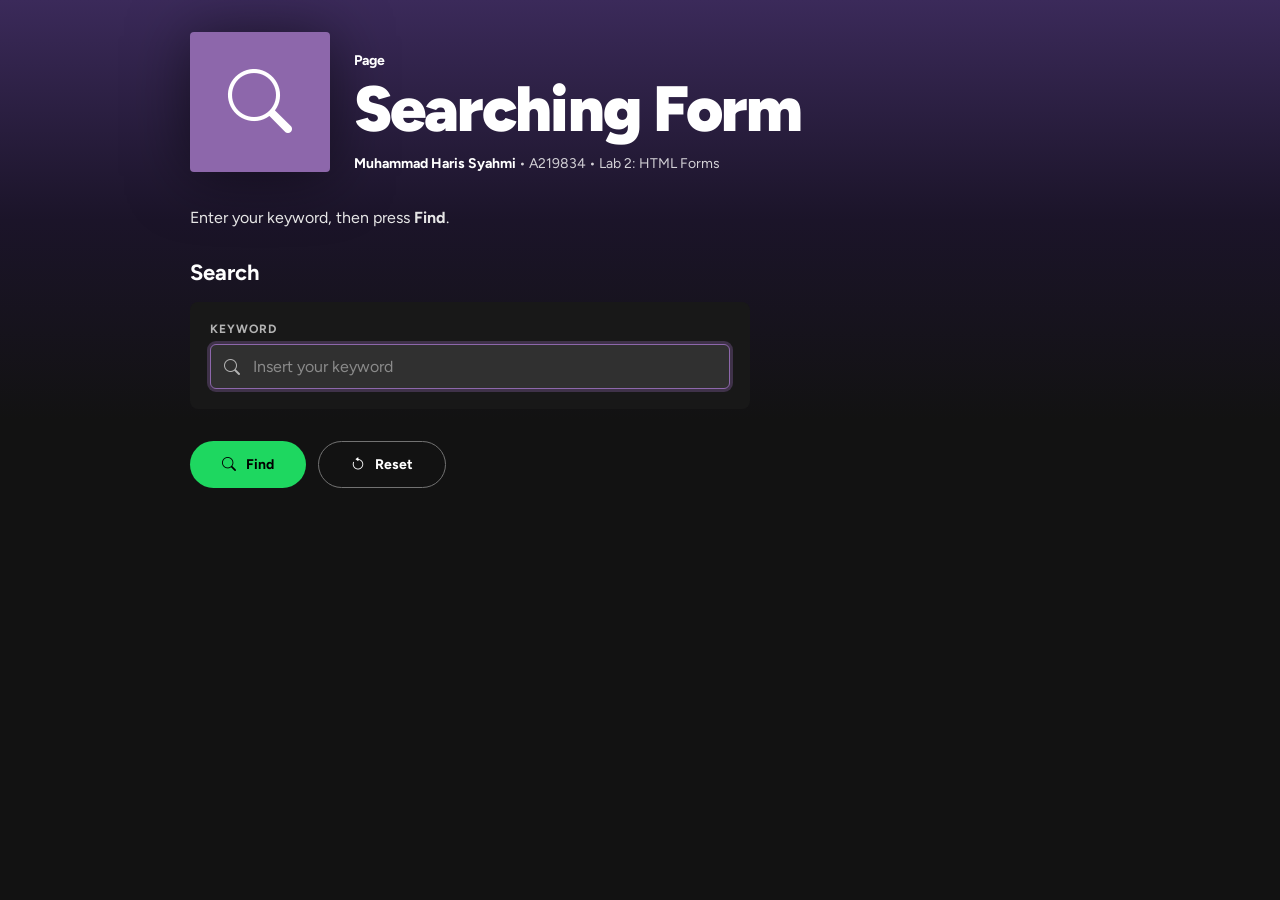
<file: lab-2/search.html>
<!--
Matric Number: A219834
Name: Muhammad Haris Syahmi bin Nasurudin
-->
<!DOCTYPE html>
<html lang="en">
<head>
    <meta charset="utf-8">
    <meta name="viewport" content="width=device-width, initial-scale=1">
    <title>Searching Form</title>

    <link href="https://cdn.jsdelivr.net/npm/bootstrap-icons@1.11.3/font/bootstrap-icons.min.css" rel="stylesheet">
    <link rel="preconnect" href="https://fonts.googleapis.com">
    <link rel="preconnect" href="https://fonts.gstatic.com" crossorigin>
    <link href="https://fonts.googleapis.com/css2?family=Figtree:wght@400;500;600;700;800;900&display=swap" rel="stylesheet">
    <style>
        :root {
            --green: #1ed760;
            --green-hover: #3be477;
            --panel: #121212;
            --card: #181818;
            --card-hover: #282828;
            --subdued: #b3b3b3;
            --accent: #8d67ab;   /* same purple as login.html */
            --tint: #3b2a5a;
            --font: "Circular Std", "Spotify Mix", "Figtree", "Helvetica Neue", Arial, sans-serif;
        }

        * { box-sizing: border-box; margin: 0; padding: 0; }

        html { color-scheme: dark; }

        body {
            min-height: 100vh;
            background: linear-gradient(180deg, var(--tint) 0, #1b1429 220px, var(--panel) 420px);
            background-color: var(--panel);
            color: #fff;
            font-family: var(--font);
            -webkit-font-smoothing: antialiased;
            padding: 32px;
        }

        a { color: inherit; text-decoration: none; }
        :focus-visible { outline: 2px solid #fff; outline-offset: 2px; }

        .wrap { max-width: 900px; margin: 0 auto; }

        /* ---------- HEADER ---------- */

        .head { display: flex; align-items: flex-end; gap: 24px; margin-bottom: 32px; }

        .cover {
            width: 140px;
            height: 140px;
            flex-shrink: 0;
            border-radius: 4px;
            background: var(--accent);
            color: #fff;
            display: grid;
            place-items: center;
            font-size: 64px;
            box-shadow: 0 4px 60px rgba(0, 0, 0, .5);
        }

        .head .kind { font-size: 14px; font-weight: 700; margin-bottom: 8px; }
        .head h1 {
            font-size: clamp(32px, 6vw, 64px);
            font-weight: 900;
            line-height: 1;
            letter-spacing: -.03em;
            margin-bottom: 14px;
        }
        .head .meta { font-size: 14px; color: #ffffffcc; }
        .head .meta strong { color: #fff; font-weight: 700; }

        .intro { color: #e6e6e6; font-size: 16px; line-height: 1.7; max-width: 70ch; margin-bottom: 28px; }

        /* ---------- SECTIONS + PANELS ---------- */

        .section { margin-bottom: 32px; }
        .section-title { font-size: 22px; font-weight: 700; margin-bottom: 16px; }

        .panel {
            background: var(--card);
            border-radius: 8px;
            padding: 20px;
        }

        .fields {
            display: grid;
            grid-template-columns: repeat(2, minmax(0, 1fr));
            gap: 20px;
        }
        .field { display: flex; flex-direction: column; gap: 8px; min-width: 0; }
        .field.full { grid-column: 1 / -1; }

        .label {
            font-size: 12px;
            font-weight: 700;
            color: var(--subdued);
            text-transform: uppercase;
            letter-spacing: .08em;
        }

        /* ---------- INPUTS ---------- */

        input[type="text"], input[type="number"], input[type="email"], input[type="date"],
        input[type="tel"], input[type="url"], input[type="file"], input[type="password"], input[type="search"], textarea, select {
            width: 100%;
            background: #2a2a2a;
            color: #fff;
            border: 1px solid transparent;
            border-radius: 6px;
            padding: 12px 14px;
            font-family: inherit;
            font-size: 16px;
            transition: background .2s, border-color .2s, box-shadow .2s;
        }
        input:hover, textarea:hover, select:hover { background: #303030; }
        input:focus, textarea:focus, select:focus {
            outline: none;
            background: #303030;
            border-color: var(--accent);
            box-shadow: 0 0 0 3px #8d67ab55;
        }
        input:user-invalid, textarea:user-invalid, select:user-invalid { border-color: #e8115b; }

        ::placeholder { color: #8a8a8a; }

        /* ---------- BUTTONS ---------- */

        .actions { display: flex; flex-wrap: wrap; gap: 12px; margin: 8px 0 8px; }

        .btn {
            display: inline-flex;
            align-items: center;
            gap: 10px;
            border: none;
            border-radius: 999px;
            padding: 14px 32px;
            font-family: inherit;
            font-size: 14px;
            font-weight: 700;
            cursor: pointer;
            transition: transform .1s, background .2s, border-color .2s;
        }
        .btn:hover { transform: scale(1.04); }
        .btn.primary { background: var(--green); color: #000; }
        .btn.primary:hover { background: var(--green-hover); }
        .btn.ghost { background: none; color: #fff; border: 1px solid #727272; }
        .btn.ghost:hover { border-color: #fff; }

        /* ---------- SEARCH ---------- */

        input[type="search"] { -webkit-appearance: none; appearance: none; }
        .searchbar { display: flex; flex-wrap: wrap; gap: 12px; }
        .search-input { position: relative; flex: 1; min-width: 220px; }
        .search-input i { position: absolute; left: 14px; top: 50%; transform: translateY(-50%); color: var(--subdued); pointer-events: none; }
        .search-input input { padding-left: 42px; }
        .panel.one { max-width: 560px; }

        /* ---------- RESPONSIVE ---------- */

        @media (max-width: 640px) {
            body { padding: 20px 16px; }
            .head { flex-direction: column; align-items: flex-start; gap: 16px; }
            .cover { width: 100px; height: 100px; font-size: 44px; }
            .fields { grid-template-columns: 1fr; }
            .panel { padding: 16px; }
        }

        @media (prefers-reduced-motion: reduce) {
            * { transition: none !important; animation: none !important; }
        }
    </style>
</head>
<body>
    <div class="wrap">

        <header class="head">
            <div class="cover" aria-hidden="true"><i class="bi bi-search"></i></div>
            <div>
                <p class="kind">Page</p>
                <h1>Searching Form</h1>
                <p class="meta"><strong>Muhammad Haris Syahmi</strong> • A219834 • Lab 2: HTML Forms</p>
            </div>
        </header>

        <p class="intro">Enter your keyword, then press <strong>Find</strong>.</p>

        <form action="http://lrgs.ftsm.ukm.my/users/a123456/lab-2/process_search.php" method="post" target="_blank">

            <section class="section">
                <h2 class="section-title">Search</h2>
                <div class="panel one">
                    <div class="field">
                        <label class="label" for="keyword">Keyword</label>
                        <div class="searchbar">
                            <div class="search-input">
                                <i class="bi bi-search"></i>
                                <input type="search" id="keyword" name="keyword" placeholder="Insert your keyword" autocomplete="off" autofocus required>
                            </div>
                        </div>
                    </div>
                </div>
            </section>

            <input type="hidden" name="matricnum" value="a219834">

            <div class="actions">
                <button type="submit" name="search_form" value="Find" class="btn primary">
                    <i class="bi bi-search"></i> Find
                </button>
                <button type="reset" class="btn ghost">
                    <i class="bi bi-arrow-counterclockwise"></i> Reset
                </button>
            </div>

        </form>

    </div>
</body>
</html>
</file>
